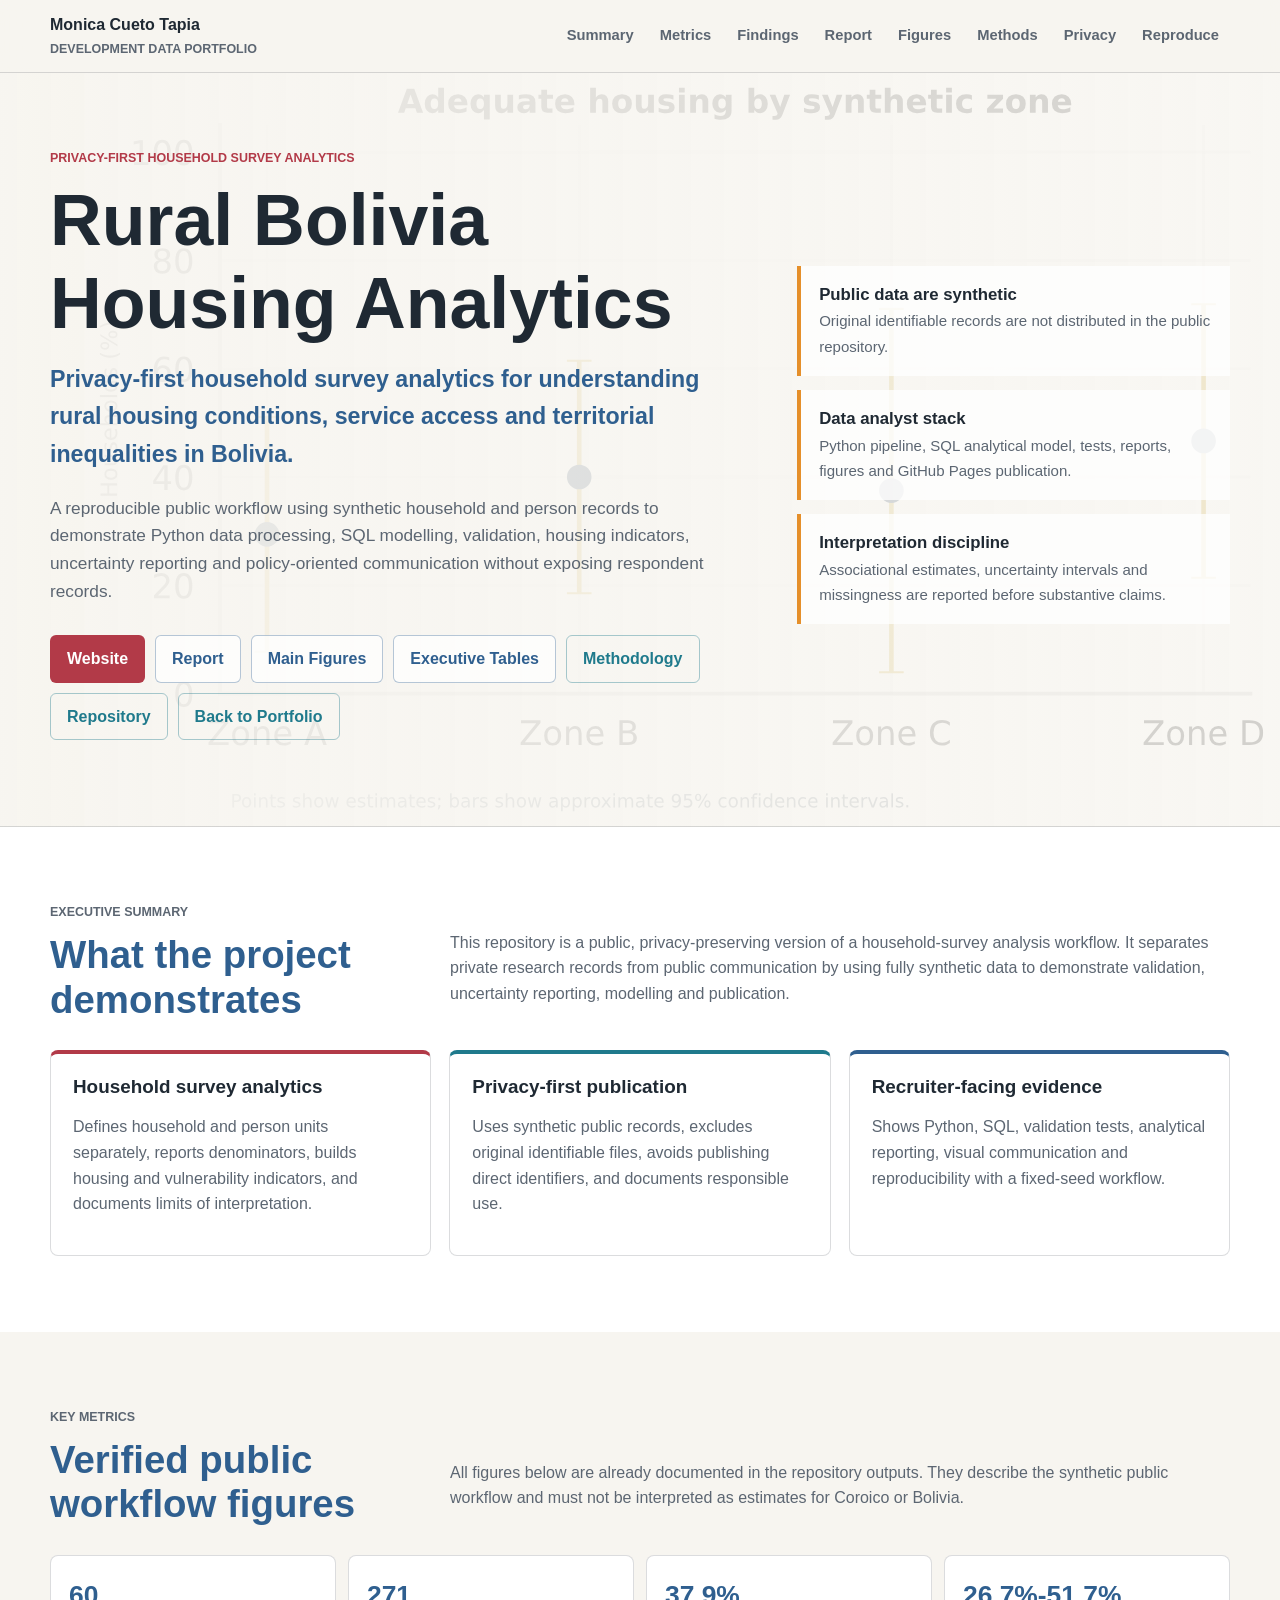
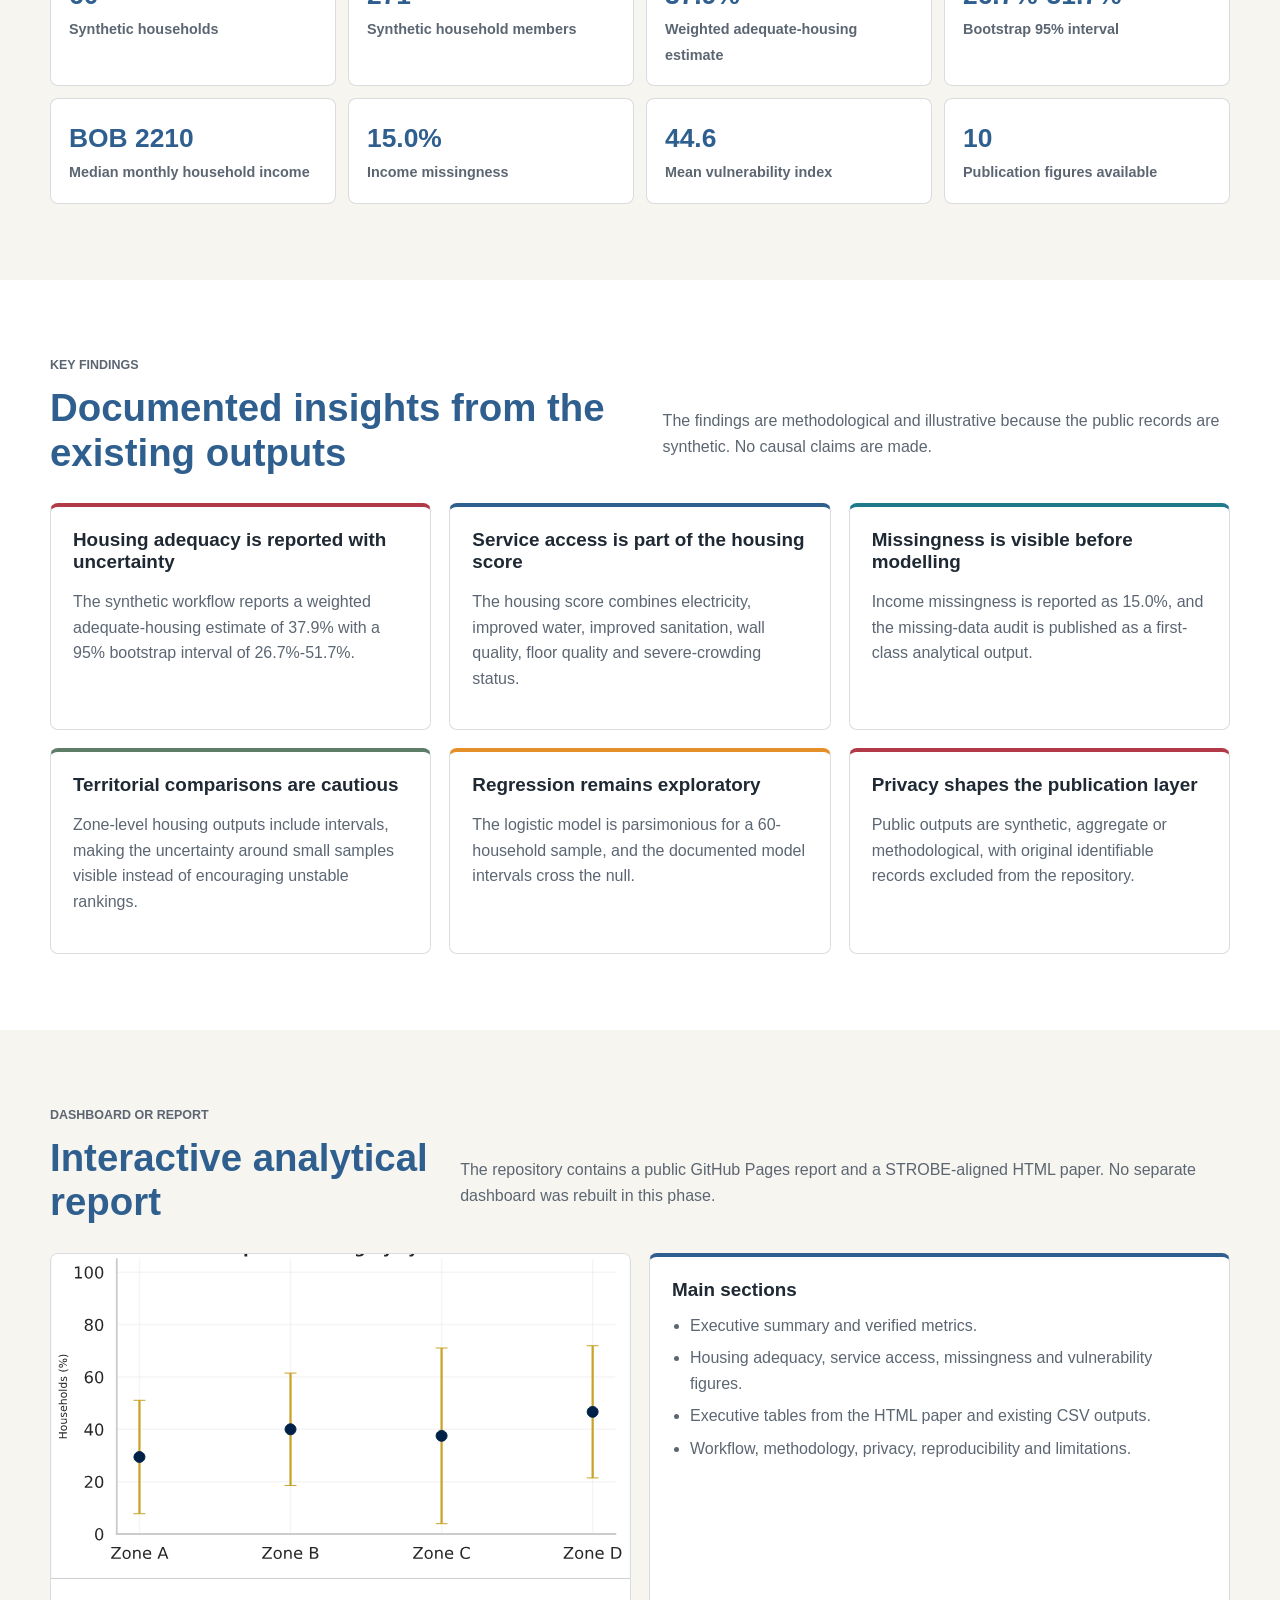
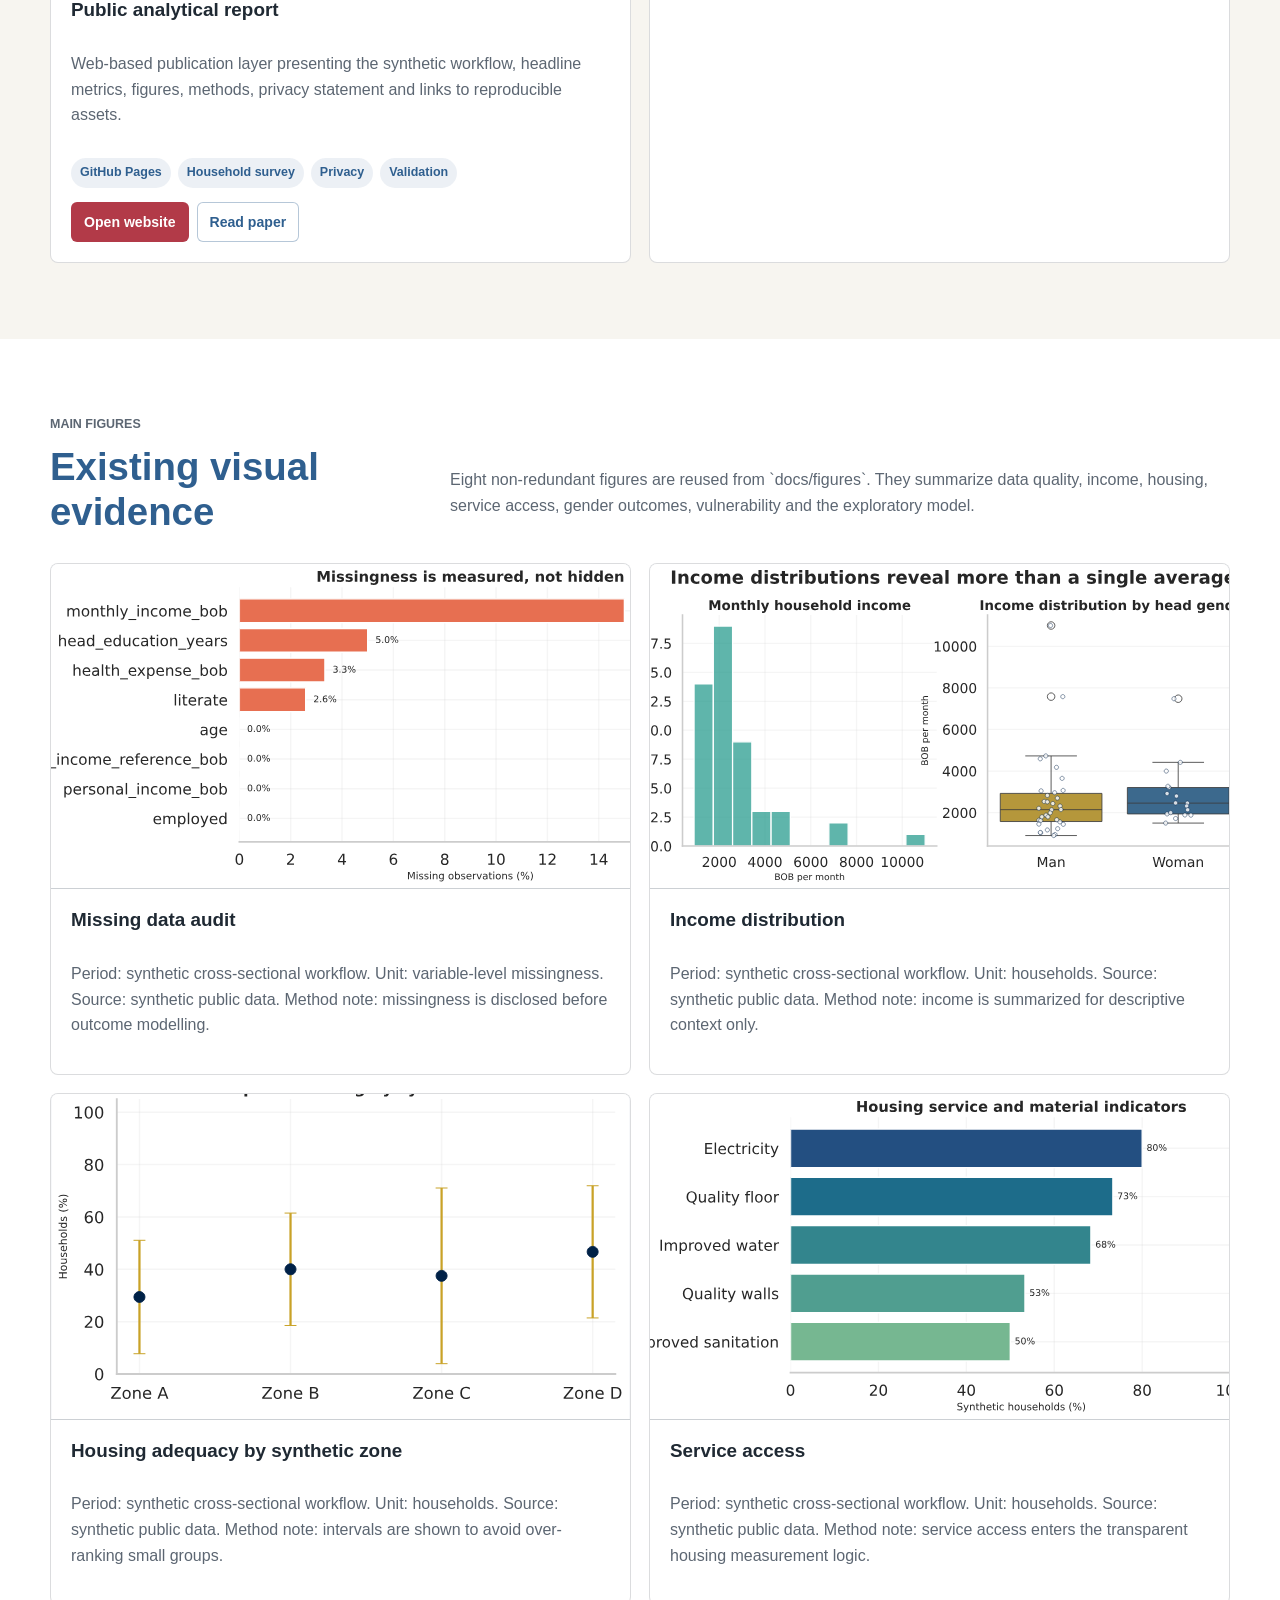
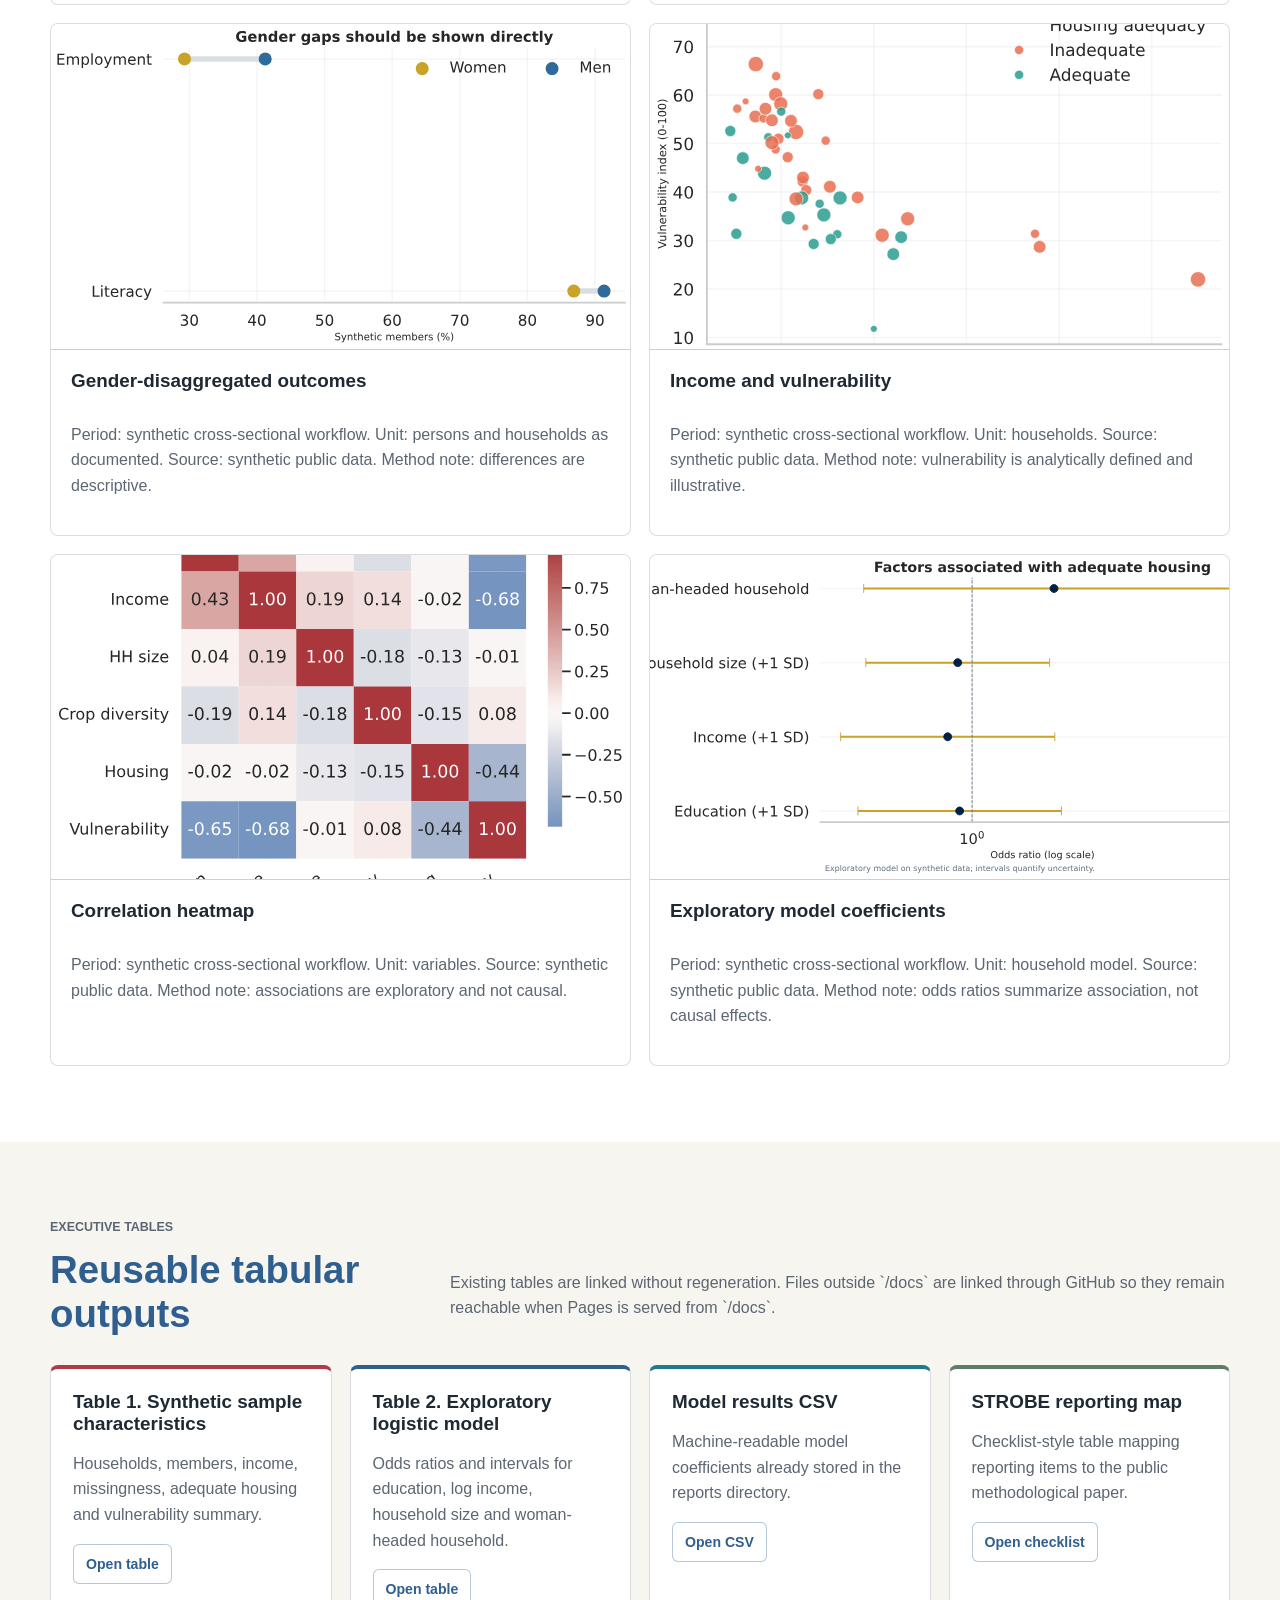
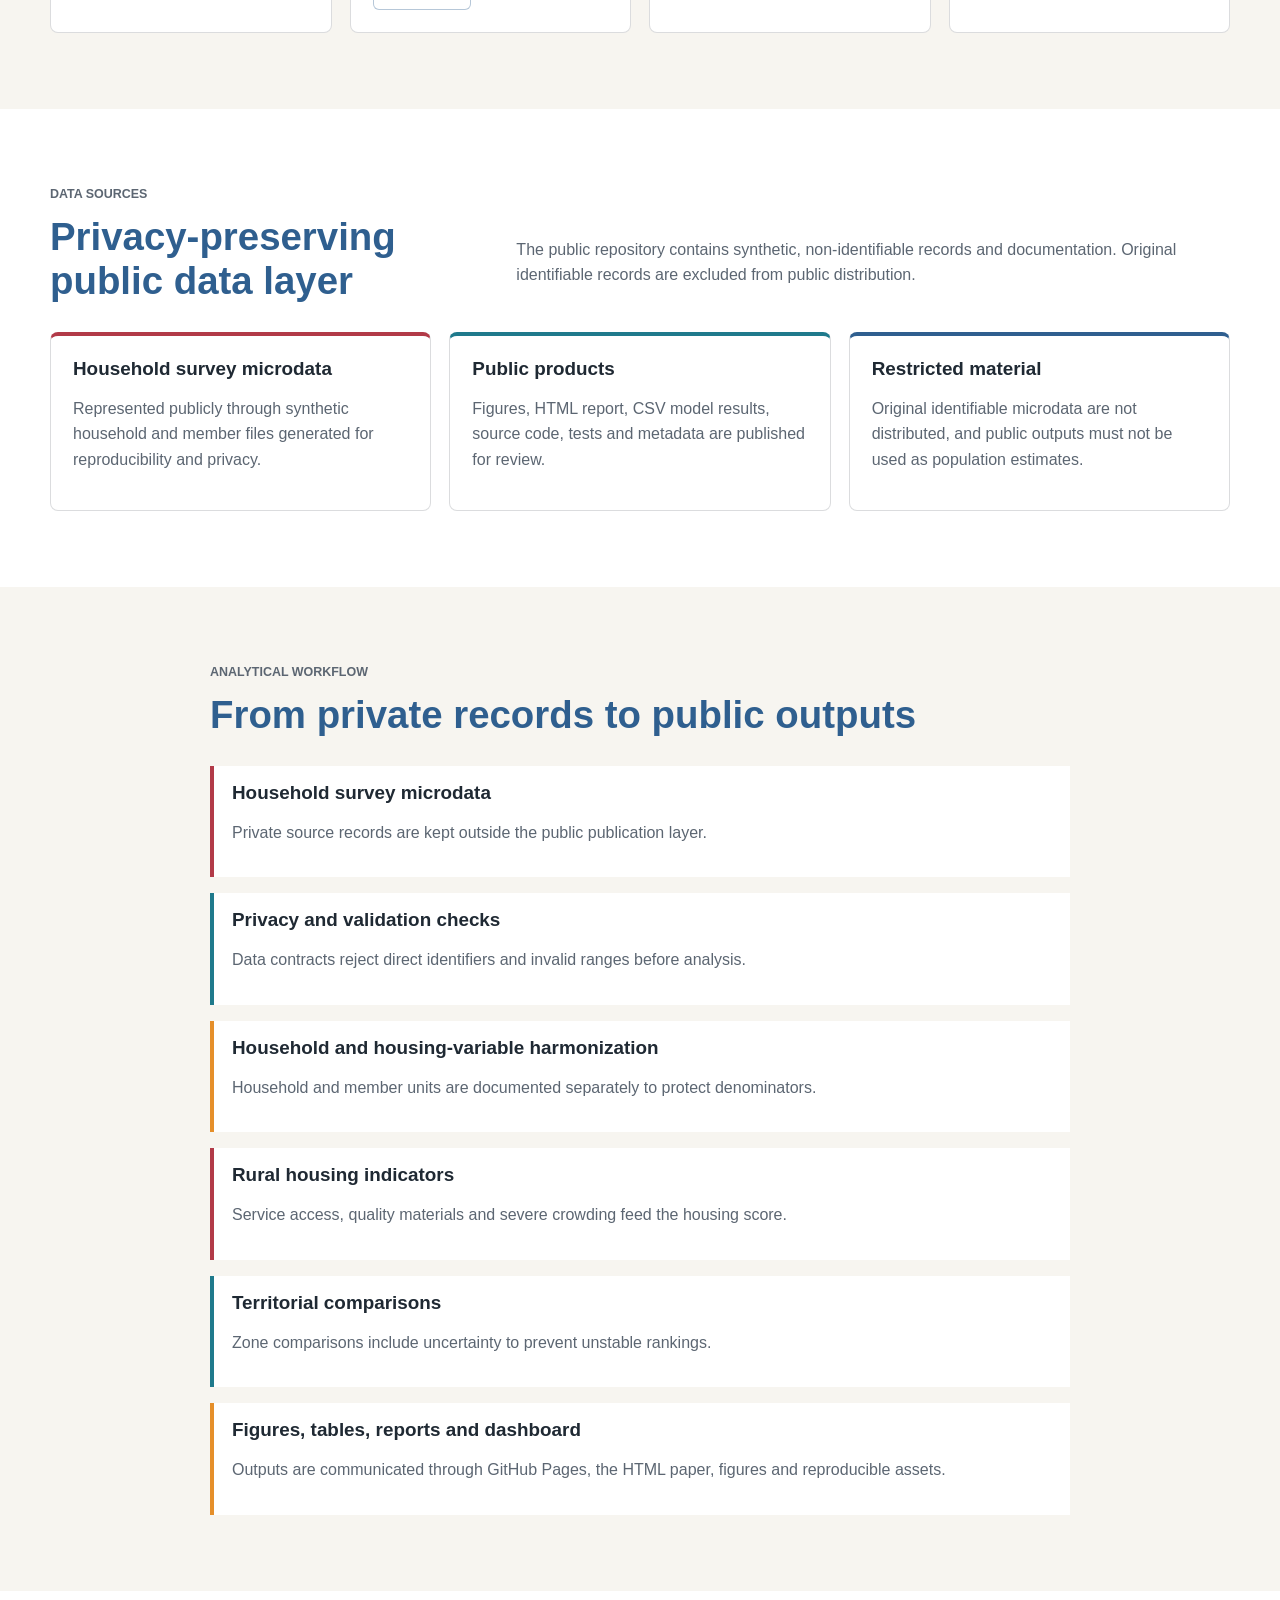
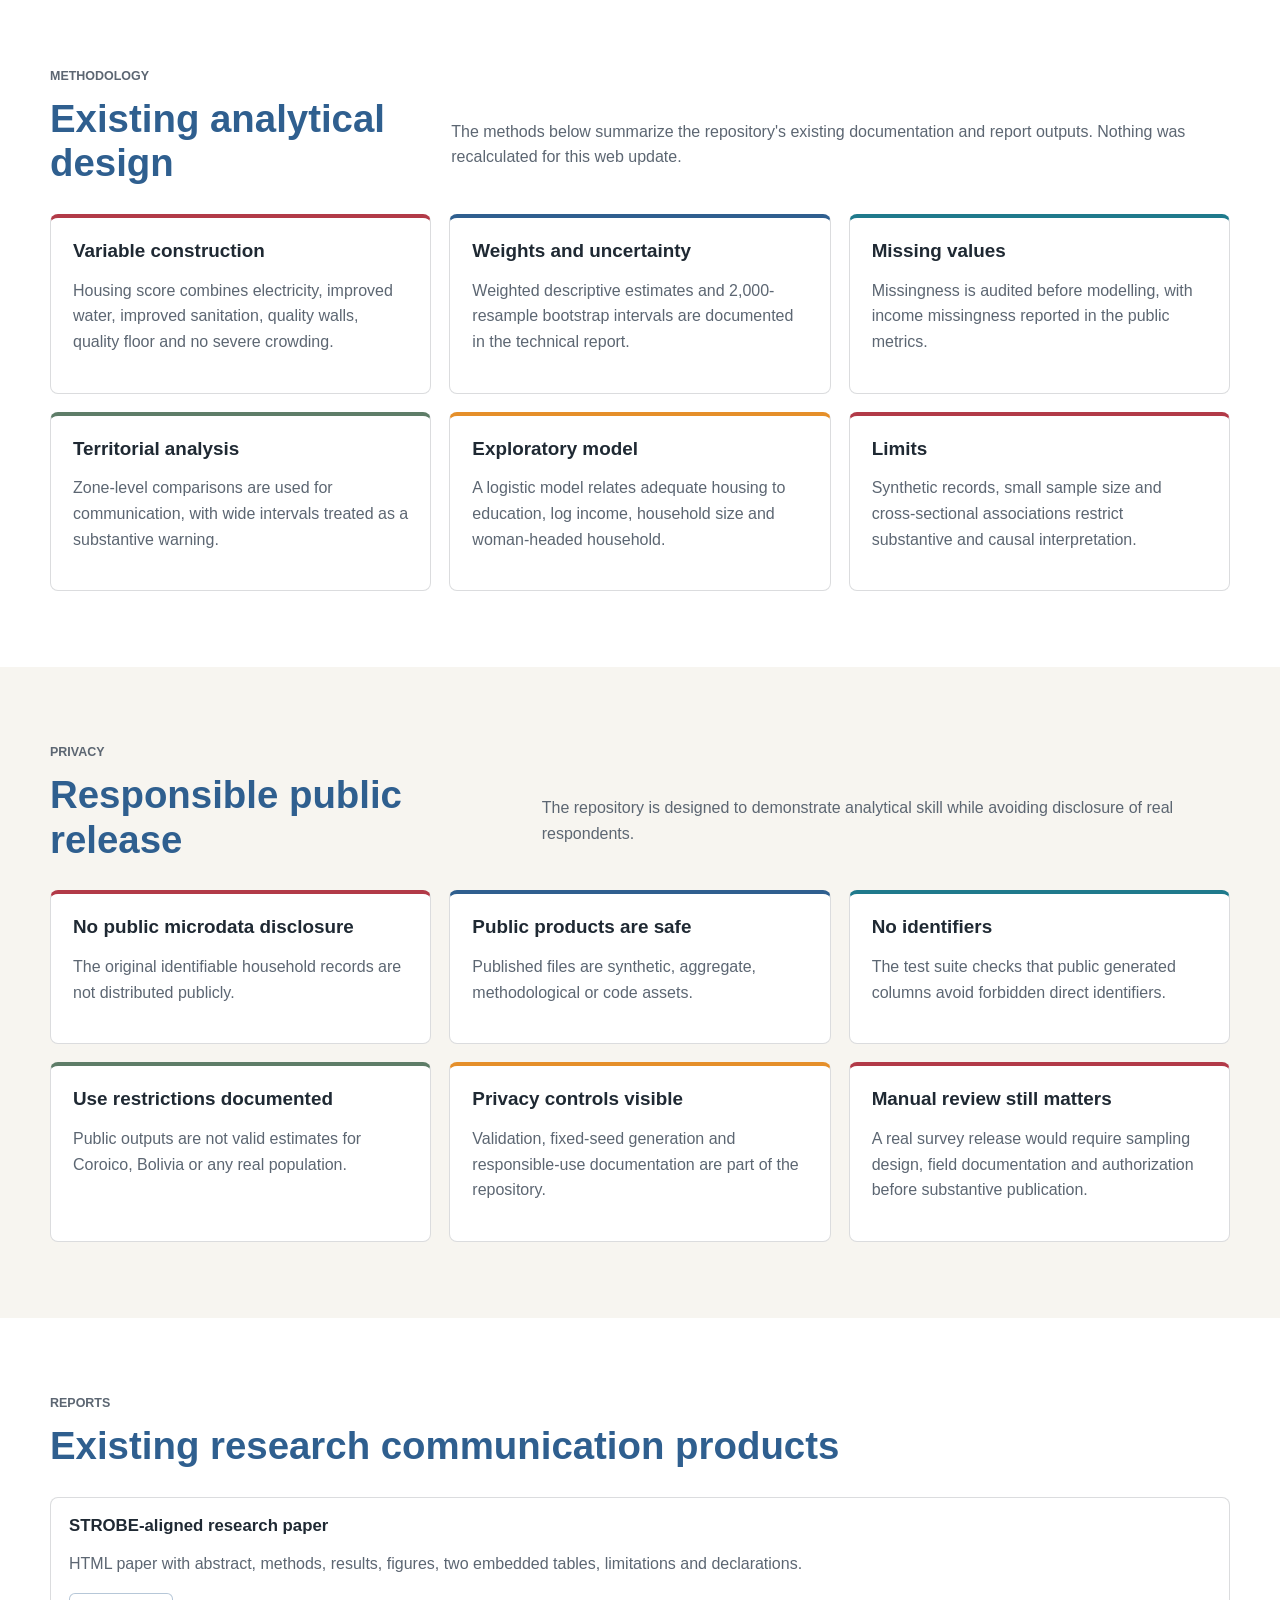
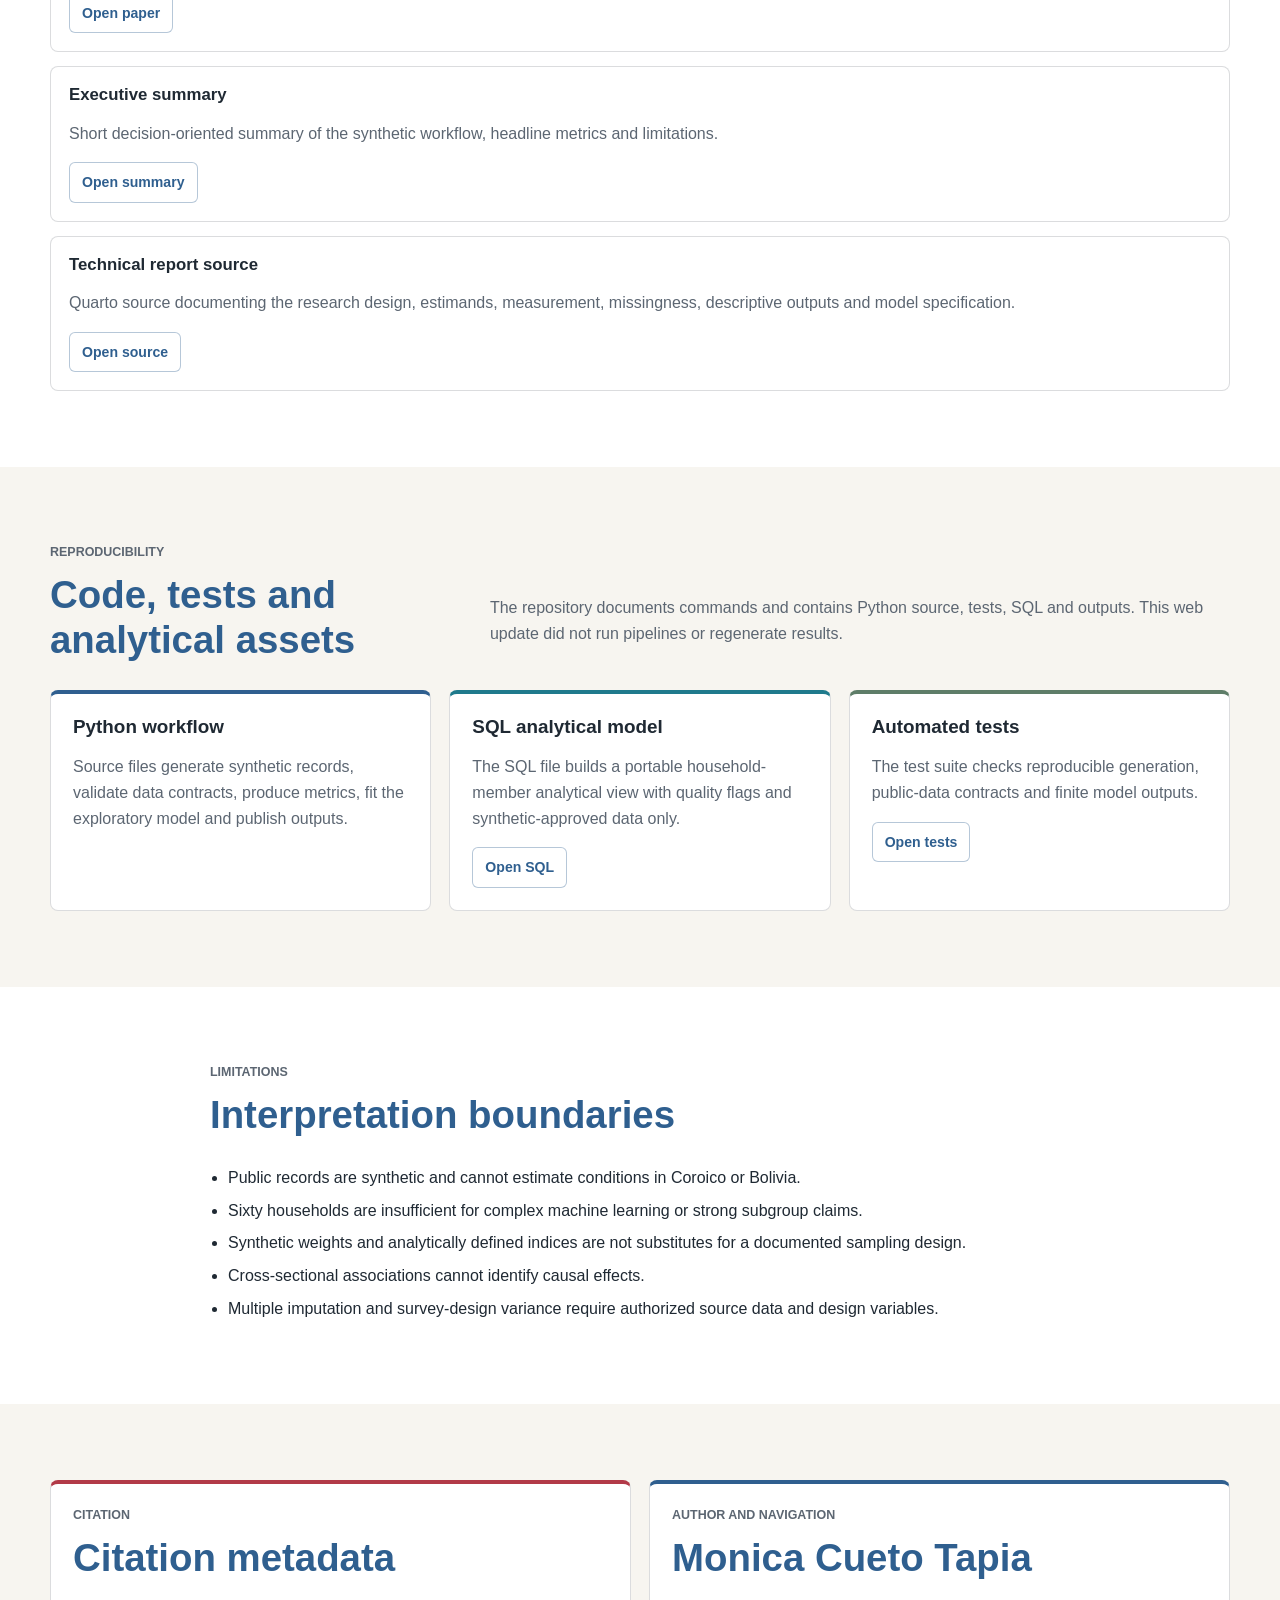
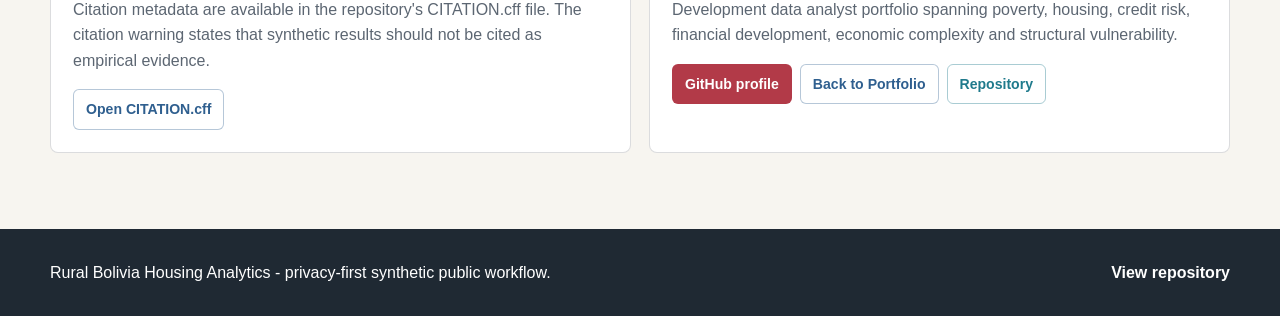
<file: docs/index.html>
<!doctype html>
<html lang="en">
<head>
  <meta charset="utf-8">
  <meta name="viewport" content="width=device-width, initial-scale=1">
  <title>Rural Bolivia Housing Analytics</title>
  <meta name="description" content="Privacy-first household survey analytics for rural housing conditions, service access and territorial inequalities in Bolivia.">
  <link rel="stylesheet" href="assets/css/site.css">
</head>
<body>
  <a class="skip-link" href="#main">Skip to content</a>

  <header class="site-header" aria-label="Site header">
    <div class="nav-wrap">
      <a class="brand" href="https://github.com/MonicaCT" aria-label="Monica Cueto Tapia GitHub profile">
        <strong>Monica Cueto Tapia</strong>
        <span>Development Data Portfolio</span>
      </a>
      <button class="nav-toggle" type="button" aria-label="Open navigation" aria-expanded="false" aria-controls="main-navigation">
        <span></span><span></span><span></span>
      </button>
      <nav class="main-nav" id="main-navigation" aria-label="Main navigation">
        <a href="#summary">Summary</a>
        <a href="#metrics">Metrics</a>
        <a href="#findings">Findings</a>
        <a href="#dashboard">Report</a>
        <a href="#figures">Figures</a>
        <a href="#methodology">Methods</a>
        <a href="#privacy">Privacy</a>
        <a href="#reproducibility">Reproduce</a>
      </nav>
    </div>
  </header>

  <main id="main">
    <section class="hero" id="home" style="background: linear-gradient(90deg, rgba(247,245,240,0.97), rgba(247,245,240,0.82)), url('figures/04_housing_by_zone.svg') center right / contain no-repeat;">
      <div class="container hero-inner">
        <div class="hero-copy">
          <p class="eyebrow">Privacy-first household survey analytics</p>
          <h1>Rural Bolivia Housing Analytics</h1>
          <p class="subtitle">Privacy-first household survey analytics for understanding rural housing conditions, service access and territorial inequalities in Bolivia.</p>
          <p class="lead">A reproducible public workflow using synthetic household and person records to demonstrate Python data processing, SQL modelling, validation, housing indicators, uncertainty reporting and policy-oriented communication without exposing respondent records.</p>
          <div class="actions" aria-label="Project actions">
            <a class="button primary" href="https://monicact.github.io/rural-bolivia-housing-analytics/">Website</a>
            <a class="button secondary" href="research-paper.html">Report</a>
            <a class="button secondary" href="#figures">Main Figures</a>
            <a class="button secondary" href="#tables">Executive Tables</a>
            <a class="button tertiary" href="#methodology">Methodology</a>
            <a class="button tertiary" href="https://github.com/MonicaCT/rural-bolivia-housing-analytics">Repository</a>
            <a class="button tertiary" href="https://monicact.github.io/MonicaCT/">Back to Portfolio</a>
          </div>
        </div>
        <div class="hero-panel" aria-label="Project signals">
          <div class="signal"><strong>Public data are synthetic</strong><span>Original identifiable records are not distributed in the public repository.</span></div>
          <div class="signal"><strong>Data analyst stack</strong><span>Python pipeline, SQL analytical model, tests, reports, figures and GitHub Pages publication.</span></div>
          <div class="signal"><strong>Interpretation discipline</strong><span>Associational estimates, uncertainty intervals and missingness are reported before substantive claims.</span></div>
        </div>
      </div>
    </section>

    <section class="section white" id="summary">
      <div class="container">
        <div class="section-heading">
          <div>
            <p class="eyebrow">Executive summary</p>
            <h2>What the project demonstrates</h2>
          </div>
          <p>This repository is a public, privacy-preserving version of a household-survey analysis workflow. It separates private research records from public communication by using fully synthetic data to demonstrate validation, uncertainty reporting, modelling and publication.</p>
        </div>
        <div class="grid three">
          <article class="surface accent">
            <h3>Household survey analytics</h3>
            <p>Defines household and person units separately, reports denominators, builds housing and vulnerability indicators, and documents limits of interpretation.</p>
          </article>
          <article class="surface teal">
            <h3>Privacy-first publication</h3>
            <p>Uses synthetic public records, excludes original identifiable files, avoids publishing direct identifiers, and documents responsible use.</p>
          </article>
          <article class="surface blue">
            <h3>Recruiter-facing evidence</h3>
            <p>Shows Python, SQL, validation tests, analytical reporting, visual communication and reproducibility with a fixed-seed workflow.</p>
          </article>
        </div>
      </div>
    </section>

    <section class="section" id="metrics">
      <div class="container">
        <div class="section-heading">
          <div>
            <p class="eyebrow">Key metrics</p>
            <h2>Verified public workflow figures</h2>
          </div>
          <p>All figures below are already documented in the repository outputs. They describe the synthetic public workflow and must not be interpreted as estimates for Coroico or Bolivia.</p>
        </div>
        <div class="metric-grid">
          <div class="metric"><strong>60</strong><span>Synthetic households</span></div>
          <div class="metric"><strong>271</strong><span>Synthetic household members</span></div>
          <div class="metric"><strong>37.9%</strong><span>Weighted adequate-housing estimate</span></div>
          <div class="metric"><strong>26.7%-51.7%</strong><span>Bootstrap 95% interval</span></div>
          <div class="metric"><strong>BOB 2210</strong><span>Median monthly household income</span></div>
          <div class="metric"><strong>15.0%</strong><span>Income missingness</span></div>
          <div class="metric"><strong>44.6</strong><span>Mean vulnerability index</span></div>
          <div class="metric"><strong>10</strong><span>Publication figures available</span></div>
        </div>
      </div>
    </section>

    <section class="section white" id="findings">
      <div class="container">
        <div class="section-heading">
          <div>
            <p class="eyebrow">Key findings</p>
            <h2>Documented insights from the existing outputs</h2>
          </div>
          <p>The findings are methodological and illustrative because the public records are synthetic. No causal claims are made.</p>
        </div>
        <div class="grid three">
          <article class="surface accent"><h3>Housing adequacy is reported with uncertainty</h3><p>The synthetic workflow reports a weighted adequate-housing estimate of 37.9% with a 95% bootstrap interval of 26.7%-51.7%.</p></article>
          <article class="surface blue"><h3>Service access is part of the housing score</h3><p>The housing score combines electricity, improved water, improved sanitation, wall quality, floor quality and severe-crowding status.</p></article>
          <article class="surface teal"><h3>Missingness is visible before modelling</h3><p>Income missingness is reported as 15.0%, and the missing-data audit is published as a first-class analytical output.</p></article>
          <article class="surface green"><h3>Territorial comparisons are cautious</h3><p>Zone-level housing outputs include intervals, making the uncertainty around small samples visible instead of encouraging unstable rankings.</p></article>
          <article class="surface orange"><h3>Regression remains exploratory</h3><p>The logistic model is parsimonious for a 60-household sample, and the documented model intervals cross the null.</p></article>
          <article class="surface accent"><h3>Privacy shapes the publication layer</h3><p>Public outputs are synthetic, aggregate or methodological, with original identifiable records excluded from the repository.</p></article>
        </div>
      </div>
    </section>

    <section class="section" id="dashboard">
      <div class="container">
        <div class="section-heading">
          <div>
            <p class="eyebrow">Dashboard or report</p>
            <h2>Interactive analytical report</h2>
          </div>
          <p>The repository contains a public GitHub Pages report and a STROBE-aligned HTML paper. No separate dashboard was rebuilt in this phase.</p>
        </div>
        <div class="grid two">
          <article class="project-card">
            <div class="project-media"><img src="figures/04_housing_by_zone.svg" alt="Housing adequacy by synthetic zone with uncertainty intervals"></div>
            <div class="project-body">
              <h3>Public analytical report</h3>
              <p>Web-based publication layer presenting the synthetic workflow, headline metrics, figures, methods, privacy statement and links to reproducible assets.</p>
              <div class="tags"><span>GitHub Pages</span><span>Household survey</span><span>Privacy</span><span>Validation</span></div>
              <div class="card-actions"><a class="button small primary" href="https://monicact.github.io/rural-bolivia-housing-analytics/">Open website</a><a class="button small secondary" href="research-paper.html">Read paper</a></div>
            </div>
          </article>
          <article class="surface blue">
            <h3>Main sections</h3>
            <ul class="list-clean">
              <li>Executive summary and verified metrics.</li>
              <li>Housing adequacy, service access, missingness and vulnerability figures.</li>
              <li>Executive tables from the HTML paper and existing CSV outputs.</li>
              <li>Workflow, methodology, privacy, reproducibility and limitations.</li>
            </ul>
          </article>
        </div>
      </div>
    </section>

    <section class="section white" id="figures">
      <div class="container">
        <div class="section-heading">
          <div>
            <p class="eyebrow">Main figures</p>
            <h2>Existing visual evidence</h2>
          </div>
          <p>Eight non-redundant figures are reused from `docs/figures`. They summarize data quality, income, housing, service access, gender outcomes, vulnerability and the exploratory model.</p>
        </div>
        <div class="grid two">
          <article class="project-card"><div class="project-media"><img src="figures/02_missingness.svg" alt="Missing data audit"></div><div class="project-body"><h3>Missing data audit</h3><p>Period: synthetic cross-sectional workflow. Unit: variable-level missingness. Source: synthetic public data. Method note: missingness is disclosed before outcome modelling.</p></div></article>
          <article class="project-card"><div class="project-media"><img src="figures/03_income_distribution.svg" alt="Income distribution"></div><div class="project-body"><h3>Income distribution</h3><p>Period: synthetic cross-sectional workflow. Unit: households. Source: synthetic public data. Method note: income is summarized for descriptive context only.</p></div></article>
          <article class="project-card"><div class="project-media"><img src="figures/04_housing_by_zone.svg" alt="Housing adequacy by zone"></div><div class="project-body"><h3>Housing adequacy by synthetic zone</h3><p>Period: synthetic cross-sectional workflow. Unit: households. Source: synthetic public data. Method note: intervals are shown to avoid over-ranking small groups.</p></div></article>
          <article class="project-card"><div class="project-media"><img src="figures/05_service_access.svg" alt="Service access"></div><div class="project-body"><h3>Service access</h3><p>Period: synthetic cross-sectional workflow. Unit: households. Source: synthetic public data. Method note: service access enters the transparent housing measurement logic.</p></div></article>
          <article class="project-card"><div class="project-media"><img src="figures/06_gender_outcomes.svg" alt="Gender outcomes"></div><div class="project-body"><h3>Gender-disaggregated outcomes</h3><p>Period: synthetic cross-sectional workflow. Unit: persons and households as documented. Source: synthetic public data. Method note: differences are descriptive.</p></div></article>
          <article class="project-card"><div class="project-media"><img src="figures/07_vulnerability_income.svg" alt="Income and multidimensional vulnerability"></div><div class="project-body"><h3>Income and vulnerability</h3><p>Period: synthetic cross-sectional workflow. Unit: households. Source: synthetic public data. Method note: vulnerability is analytically defined and illustrative.</p></div></article>
          <article class="project-card"><div class="project-media"><img src="figures/08_correlation_heatmap.svg" alt="Correlation heatmap"></div><div class="project-body"><h3>Correlation heatmap</h3><p>Period: synthetic cross-sectional workflow. Unit: variables. Source: synthetic public data. Method note: associations are exploratory and not causal.</p></div></article>
          <article class="project-card"><div class="project-media"><img src="figures/09_model_coefficients.svg" alt="Model coefficients"></div><div class="project-body"><h3>Exploratory model coefficients</h3><p>Period: synthetic cross-sectional workflow. Unit: household model. Source: synthetic public data. Method note: odds ratios summarize association, not causal effects.</p></div></article>
        </div>
      </div>
    </section>

    <section class="section" id="tables">
      <div class="container">
        <div class="section-heading">
          <div>
            <p class="eyebrow">Executive tables</p>
            <h2>Reusable tabular outputs</h2>
          </div>
          <p>Existing tables are linked without regeneration. Files outside `/docs` are linked through GitHub so they remain reachable when Pages is served from `/docs`.</p>
        </div>
        <div class="grid four">
          <article class="surface accent"><h3>Table 1. Synthetic sample characteristics</h3><p>Households, members, income, missingness, adequate housing and vulnerability summary.</p><a class="button small secondary" href="research-paper.html#results">Open table</a></article>
          <article class="surface blue"><h3>Table 2. Exploratory logistic model</h3><p>Odds ratios and intervals for education, log income, household size and woman-headed household.</p><a class="button small secondary" href="research-paper.html#results">Open table</a></article>
          <article class="surface teal"><h3>Model results CSV</h3><p>Machine-readable model coefficients already stored in the reports directory.</p><a class="button small secondary" href="https://github.com/MonicaCT/rural-bolivia-housing-analytics/blob/main/reports/model_results.csv">Open CSV</a></article>
          <article class="surface green"><h3>STROBE reporting map</h3><p>Checklist-style table mapping reporting items to the public methodological paper.</p><a class="button small secondary" href="https://github.com/MonicaCT/rural-bolivia-housing-analytics/blob/main/reports/STROBE-checklist.md">Open checklist</a></article>
        </div>
      </div>
    </section>

    <section class="section white" id="data-sources">
      <div class="container">
        <div class="section-heading">
          <div>
            <p class="eyebrow">Data sources</p>
            <h2>Privacy-preserving public data layer</h2>
          </div>
          <p>The public repository contains synthetic, non-identifiable records and documentation. Original identifiable records are excluded from public distribution.</p>
        </div>
        <div class="grid three">
          <article class="surface accent"><h3>Household survey microdata</h3><p>Represented publicly through synthetic household and member files generated for reproducibility and privacy.</p></article>
          <article class="surface teal"><h3>Public products</h3><p>Figures, HTML report, CSV model results, source code, tests and metadata are published for review.</p></article>
          <article class="surface blue"><h3>Restricted material</h3><p>Original identifiable microdata are not distributed, and public outputs must not be used as population estimates.</p></article>
        </div>
      </div>
    </section>

    <section class="section" id="workflow">
      <div class="container narrow">
        <div class="section-heading">
          <div>
            <p class="eyebrow">Analytical workflow</p>
            <h2>From private records to public outputs</h2>
          </div>
        </div>
        <div class="timeline" aria-label="Workflow steps">
          <article><h3>Household survey microdata</h3><p>Private source records are kept outside the public publication layer.</p></article>
          <article><h3>Privacy and validation checks</h3><p>Data contracts reject direct identifiers and invalid ranges before analysis.</p></article>
          <article><h3>Household and housing-variable harmonization</h3><p>Household and member units are documented separately to protect denominators.</p></article>
          <article><h3>Rural housing indicators</h3><p>Service access, quality materials and severe crowding feed the housing score.</p></article>
          <article><h3>Territorial comparisons</h3><p>Zone comparisons include uncertainty to prevent unstable rankings.</p></article>
          <article><h3>Figures, tables, reports and dashboard</h3><p>Outputs are communicated through GitHub Pages, the HTML paper, figures and reproducible assets.</p></article>
        </div>
      </div>
    </section>

    <section class="section white" id="methodology">
      <div class="container">
        <div class="section-heading">
          <div>
            <p class="eyebrow">Methodology</p>
            <h2>Existing analytical design</h2>
          </div>
          <p>The methods below summarize the repository's existing documentation and report outputs. Nothing was recalculated for this web update.</p>
        </div>
        <div class="grid three">
          <article class="surface accent"><h3>Variable construction</h3><p>Housing score combines electricity, improved water, improved sanitation, quality walls, quality floor and no severe crowding.</p></article>
          <article class="surface blue"><h3>Weights and uncertainty</h3><p>Weighted descriptive estimates and 2,000-resample bootstrap intervals are documented in the technical report.</p></article>
          <article class="surface teal"><h3>Missing values</h3><p>Missingness is audited before modelling, with income missingness reported in the public metrics.</p></article>
          <article class="surface green"><h3>Territorial analysis</h3><p>Zone-level comparisons are used for communication, with wide intervals treated as a substantive warning.</p></article>
          <article class="surface orange"><h3>Exploratory model</h3><p>A logistic model relates adequate housing to education, log income, household size and woman-headed household.</p></article>
          <article class="surface accent"><h3>Limits</h3><p>Synthetic records, small sample size and cross-sectional associations restrict substantive and causal interpretation.</p></article>
        </div>
      </div>
    </section>

    <section class="section" id="privacy">
      <div class="container">
        <div class="section-heading">
          <div>
            <p class="eyebrow">Privacy</p>
            <h2>Responsible public release</h2>
          </div>
          <p>The repository is designed to demonstrate analytical skill while avoiding disclosure of real respondents.</p>
        </div>
        <div class="grid three">
          <article class="surface accent"><h3>No public microdata disclosure</h3><p>The original identifiable household records are not distributed publicly.</p></article>
          <article class="surface blue"><h3>Public products are safe</h3><p>Published files are synthetic, aggregate, methodological or code assets.</p></article>
          <article class="surface teal"><h3>No identifiers</h3><p>The test suite checks that public generated columns avoid forbidden direct identifiers.</p></article>
          <article class="surface green"><h3>Use restrictions documented</h3><p>Public outputs are not valid estimates for Coroico, Bolivia or any real population.</p></article>
          <article class="surface orange"><h3>Privacy controls visible</h3><p>Validation, fixed-seed generation and responsible-use documentation are part of the repository.</p></article>
          <article class="surface accent"><h3>Manual review still matters</h3><p>A real survey release would require sampling design, field documentation and authorization before substantive publication.</p></article>
        </div>
      </div>
    </section>

    <section class="section white" id="reports">
      <div class="container">
        <div class="section-heading">
          <div>
            <p class="eyebrow">Reports</p>
            <h2>Existing research communication products</h2>
          </div>
        </div>
        <div class="publication-list">
          <article class="publication"><h3>STROBE-aligned research paper</h3><p>HTML paper with abstract, methods, results, figures, two embedded tables, limitations and declarations.</p><a class="button small secondary" href="research-paper.html">Open paper</a></article>
          <article class="publication"><h3>Executive summary</h3><p>Short decision-oriented summary of the synthetic workflow, headline metrics and limitations.</p><a class="button small secondary" href="https://github.com/MonicaCT/rural-bolivia-housing-analytics/blob/main/reports/executive-summary.md">Open summary</a></article>
          <article class="publication"><h3>Technical report source</h3><p>Quarto source documenting the research design, estimands, measurement, missingness, descriptive outputs and model specification.</p><a class="button small secondary" href="https://github.com/MonicaCT/rural-bolivia-housing-analytics/blob/main/reports/technical-report.qmd">Open source</a></article>
        </div>
      </div>
    </section>

    <section class="section" id="reproducibility">
      <div class="container">
        <div class="section-heading">
          <div>
            <p class="eyebrow">Reproducibility</p>
            <h2>Code, tests and analytical assets</h2>
          </div>
          <p>The repository documents commands and contains Python source, tests, SQL and outputs. This web update did not run pipelines or regenerate results.</p>
        </div>
        <div class="grid three">
          <article class="surface blue"><h3>Python workflow</h3><p>Source files generate synthetic records, validate data contracts, produce metrics, fit the exploratory model and publish outputs.</p></article>
          <article class="surface teal"><h3>SQL analytical model</h3><p>The SQL file builds a portable household-member analytical view with quality flags and synthetic-approved data only.</p><a class="button small secondary" href="https://github.com/MonicaCT/rural-bolivia-housing-analytics/blob/main/sql/analytical_model.sql">Open SQL</a></article>
          <article class="surface green"><h3>Automated tests</h3><p>The test suite checks reproducible generation, public-data contracts and finite model outputs.</p><a class="button small secondary" href="https://github.com/MonicaCT/rural-bolivia-housing-analytics/blob/main/tests/test_pipeline.py">Open tests</a></article>
        </div>
      </div>
    </section>

    <section class="section white" id="limitations">
      <div class="container narrow">
        <div class="section-heading">
          <div>
            <p class="eyebrow">Limitations</p>
            <h2>Interpretation boundaries</h2>
          </div>
        </div>
        <ul class="list-clean">
          <li>Public records are synthetic and cannot estimate conditions in Coroico or Bolivia.</li>
          <li>Sixty households are insufficient for complex machine learning or strong subgroup claims.</li>
          <li>Synthetic weights and analytically defined indices are not substitutes for a documented sampling design.</li>
          <li>Cross-sectional associations cannot identify causal effects.</li>
          <li>Multiple imputation and survey-design variance require authorized source data and design variables.</li>
        </ul>
      </div>
    </section>

    <section class="section" id="citation">
      <div class="container">
        <div class="grid two">
          <article class="surface accent">
            <p class="eyebrow">Citation</p>
            <h2>Citation metadata</h2>
            <p>Citation metadata are available in the repository's CITATION.cff file. The citation warning states that synthetic results should not be cited as empirical evidence.</p>
            <a class="button small secondary" href="https://github.com/MonicaCT/rural-bolivia-housing-analytics/blob/main/CITATION.cff">Open CITATION.cff</a>
          </article>
          <article class="surface blue">
            <p class="eyebrow">Author and navigation</p>
            <h2>Monica Cueto Tapia</h2>
            <p>Development data analyst portfolio spanning poverty, housing, credit risk, financial development, economic complexity and structural vulnerability.</p>
            <div class="card-actions"><a class="button small primary" href="https://github.com/MonicaCT">GitHub profile</a><a class="button small secondary" href="https://monicact.github.io/MonicaCT/">Back to Portfolio</a><a class="button small tertiary" href="https://github.com/MonicaCT/rural-bolivia-housing-analytics">Repository</a></div>
          </article>
        </div>
      </div>
    </section>
  </main>

  <footer class="site-footer">
    <div class="footer-inner container">
      <span>Rural Bolivia Housing Analytics - privacy-first synthetic public workflow.</span>
      <a href="https://github.com/MonicaCT/rural-bolivia-housing-analytics">View repository</a>
    </div>
  </footer>

  <script src="assets/js/site.js"></script>
</body>
</html>
</file>
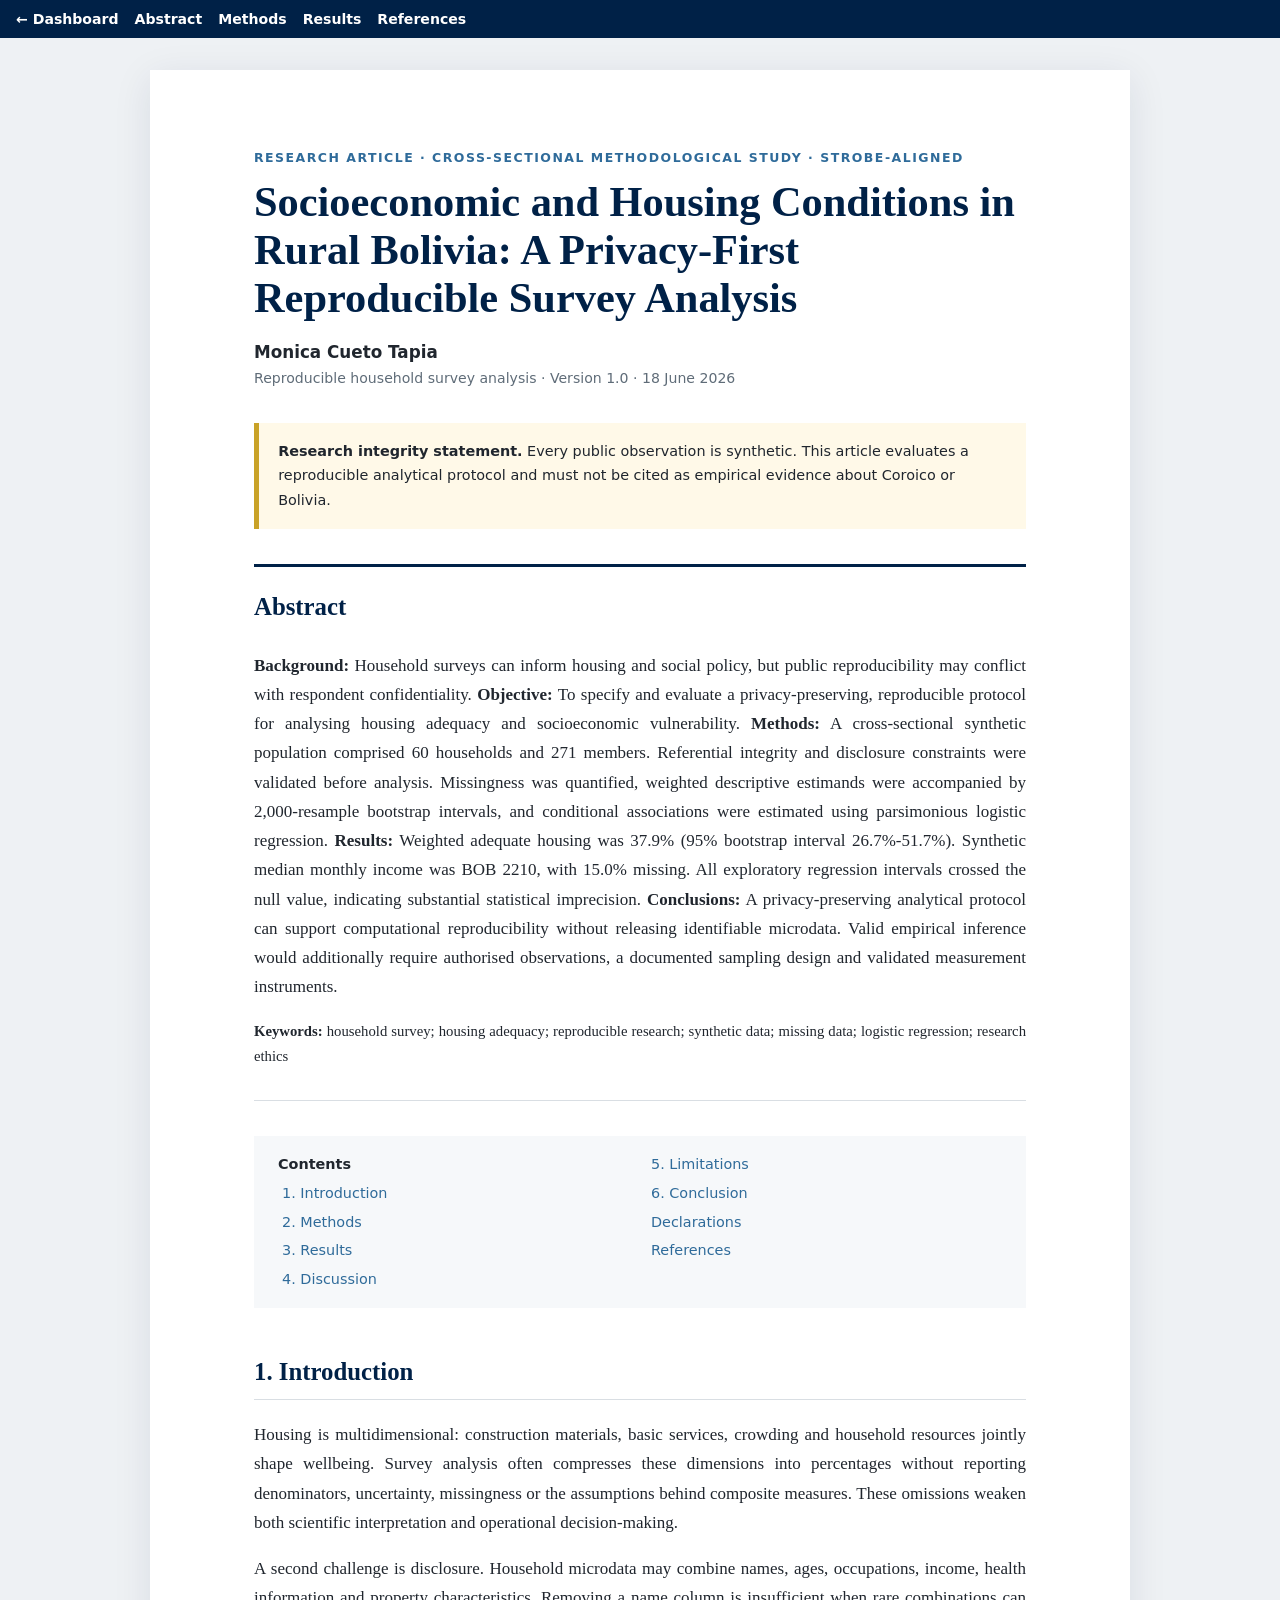
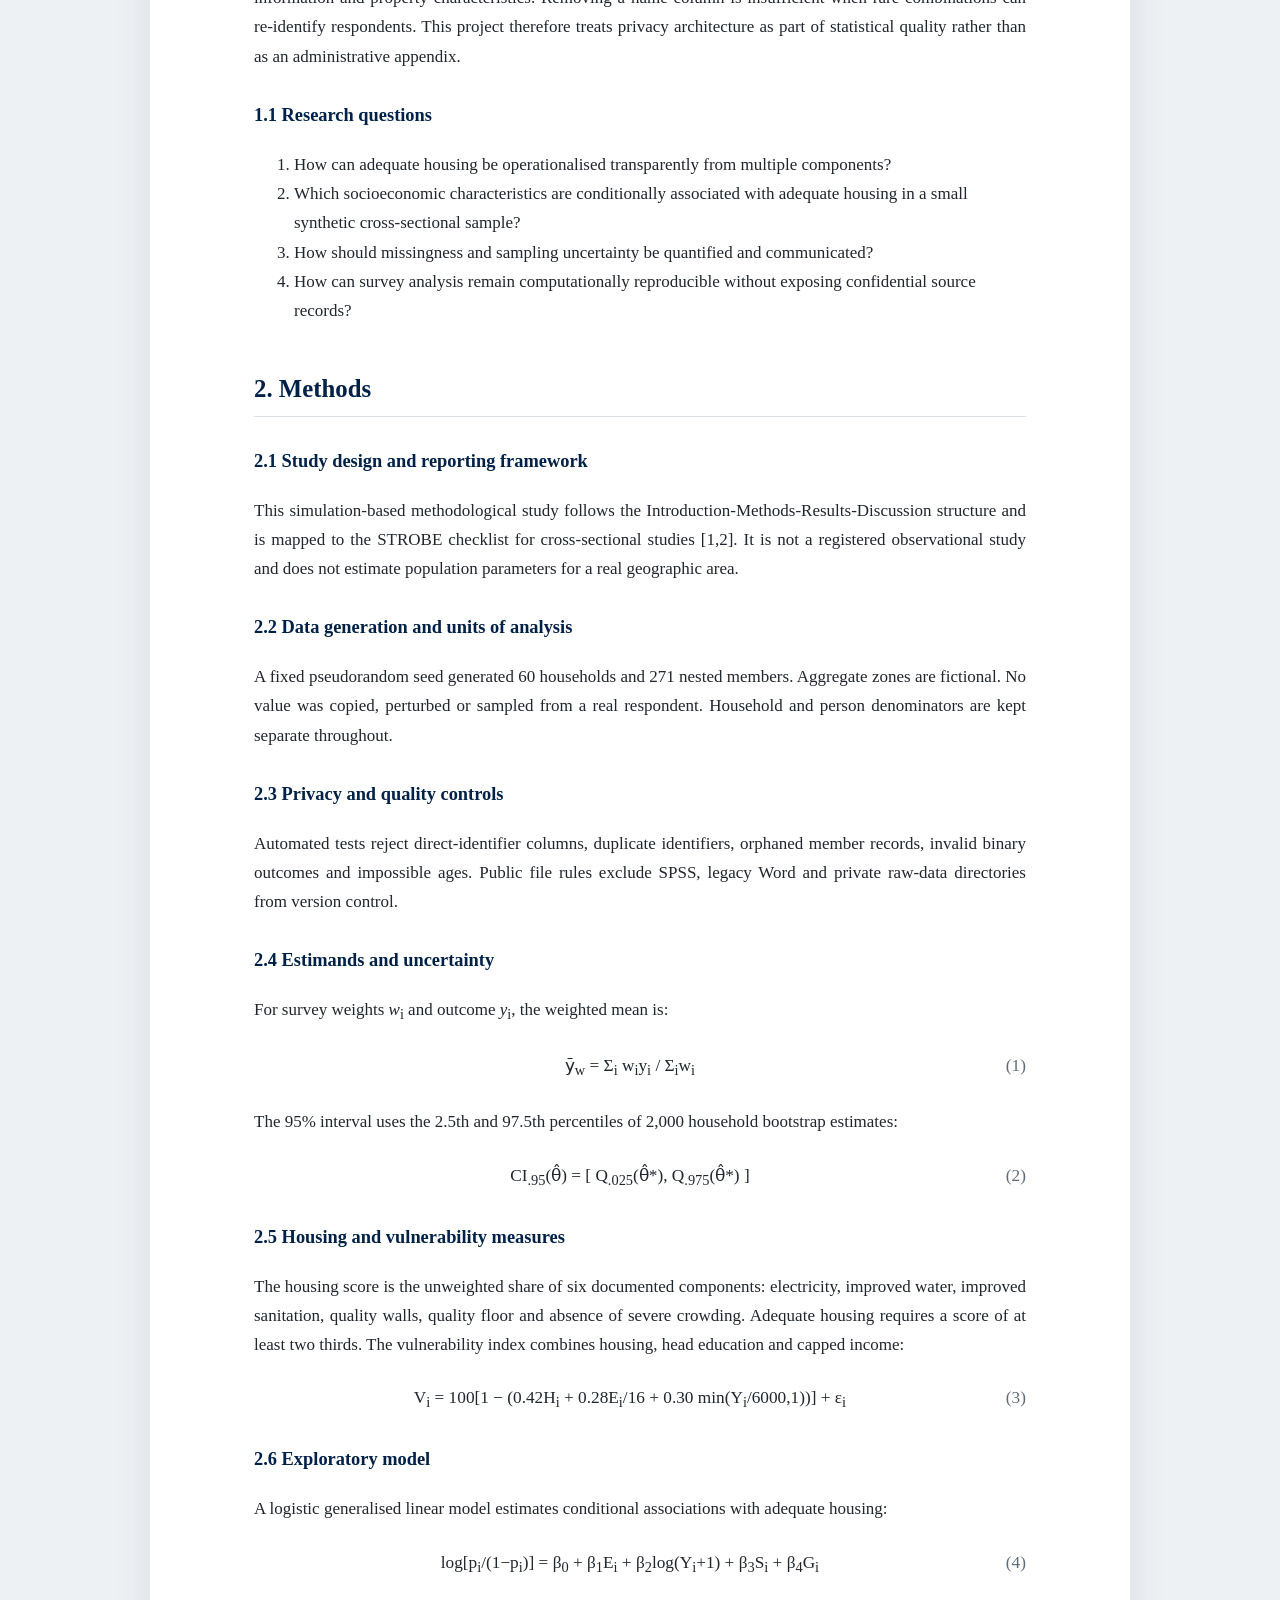
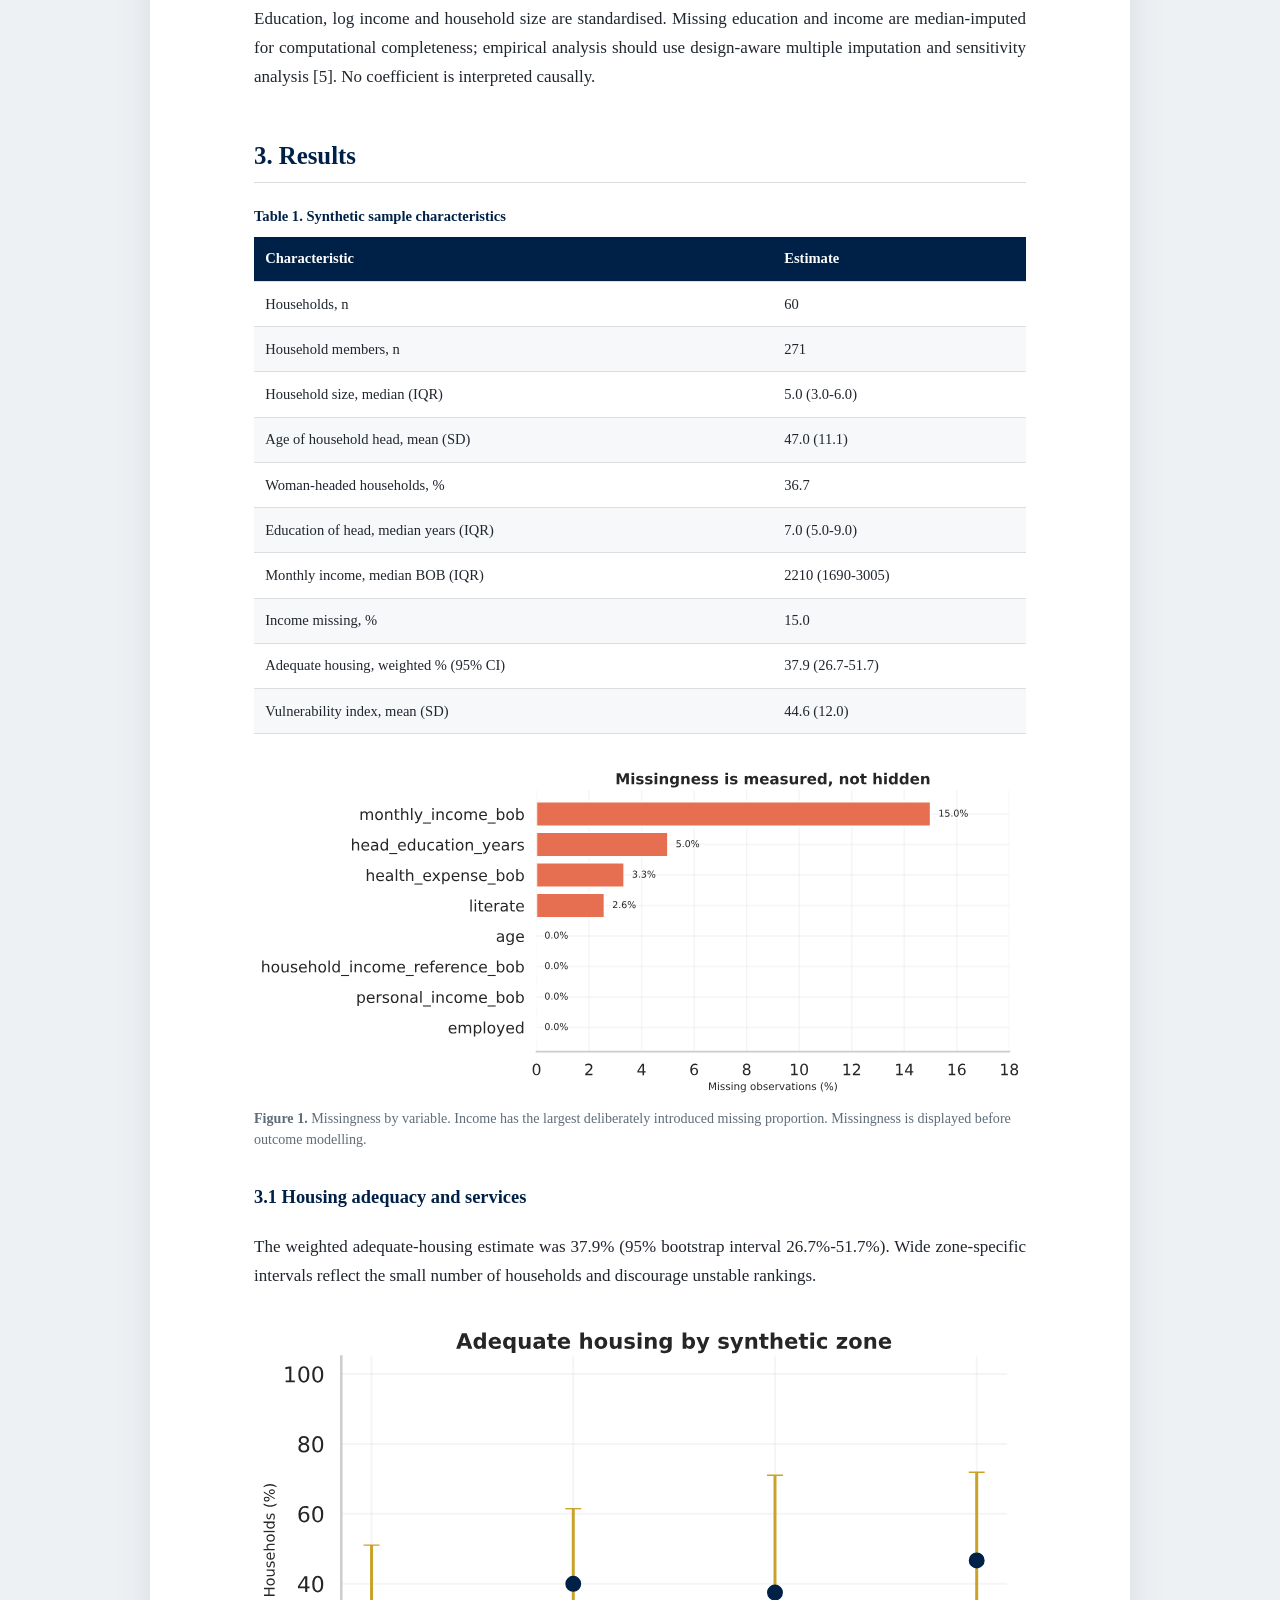
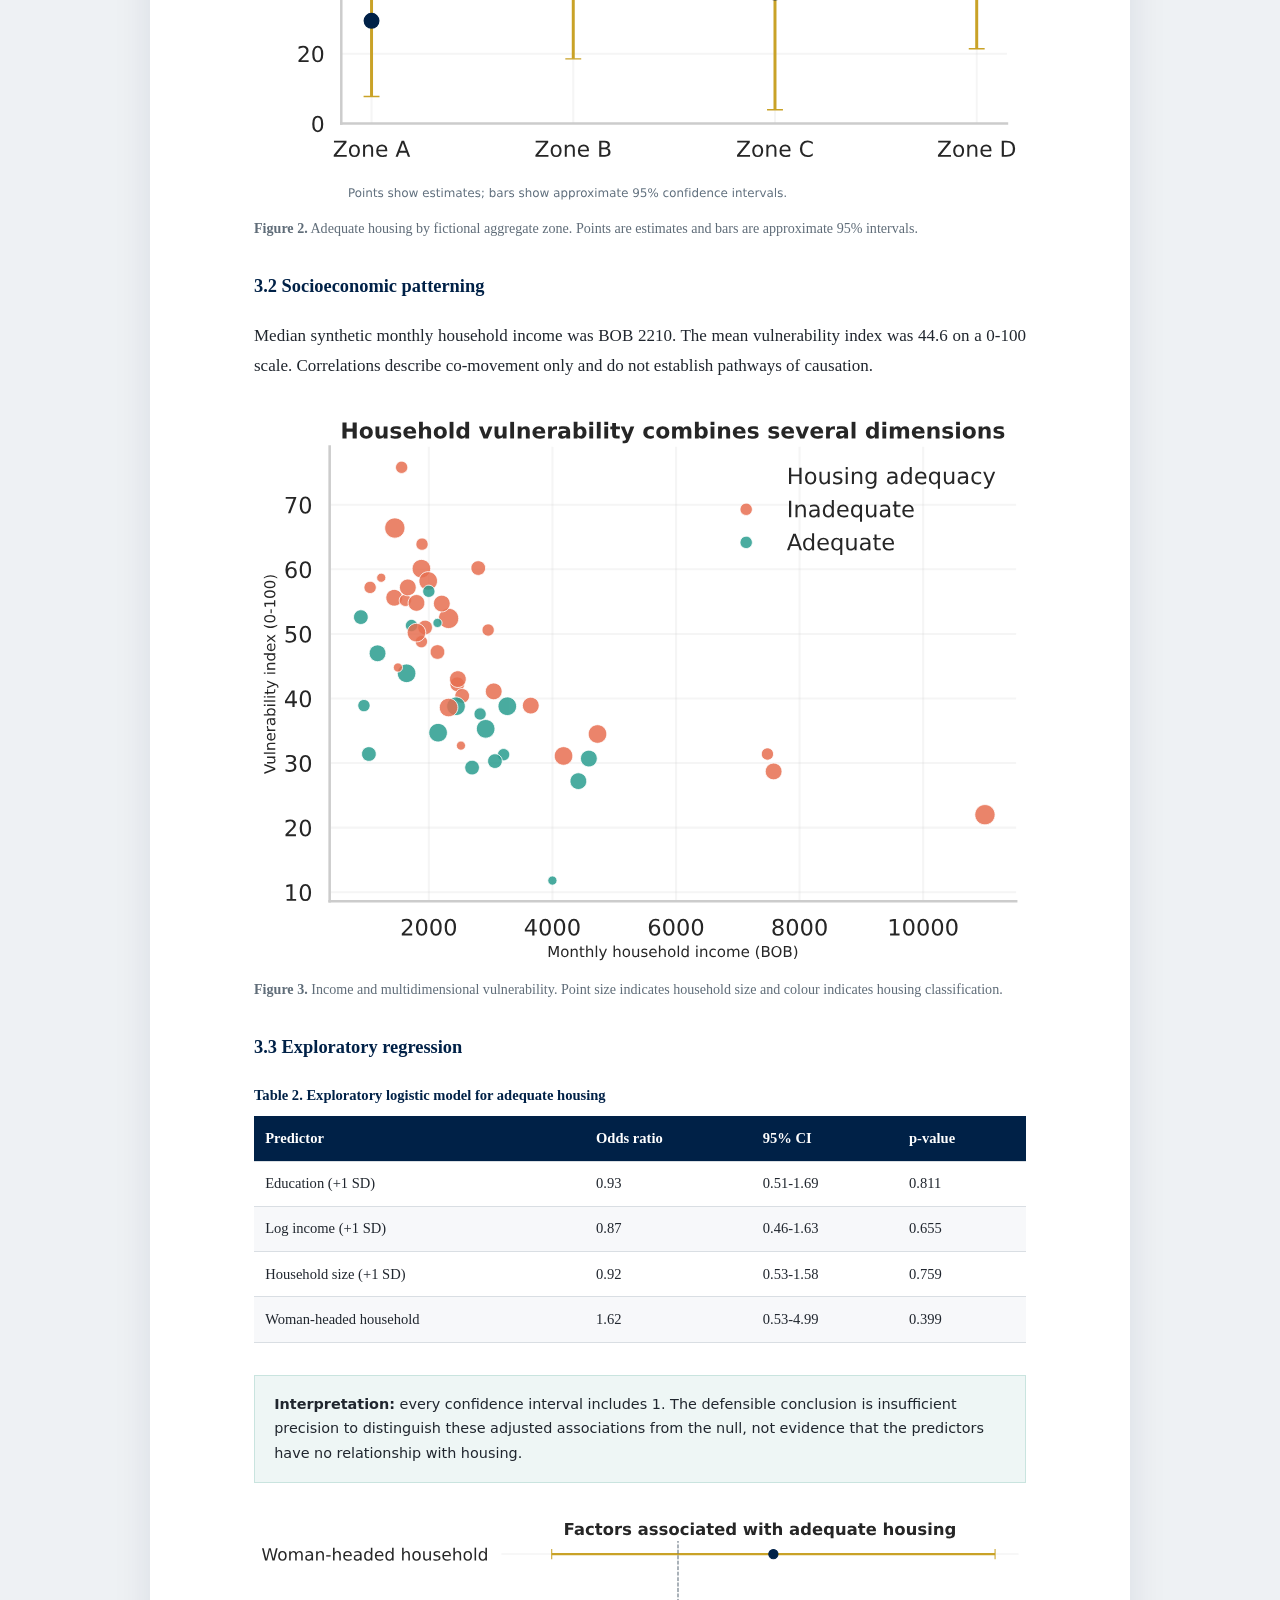
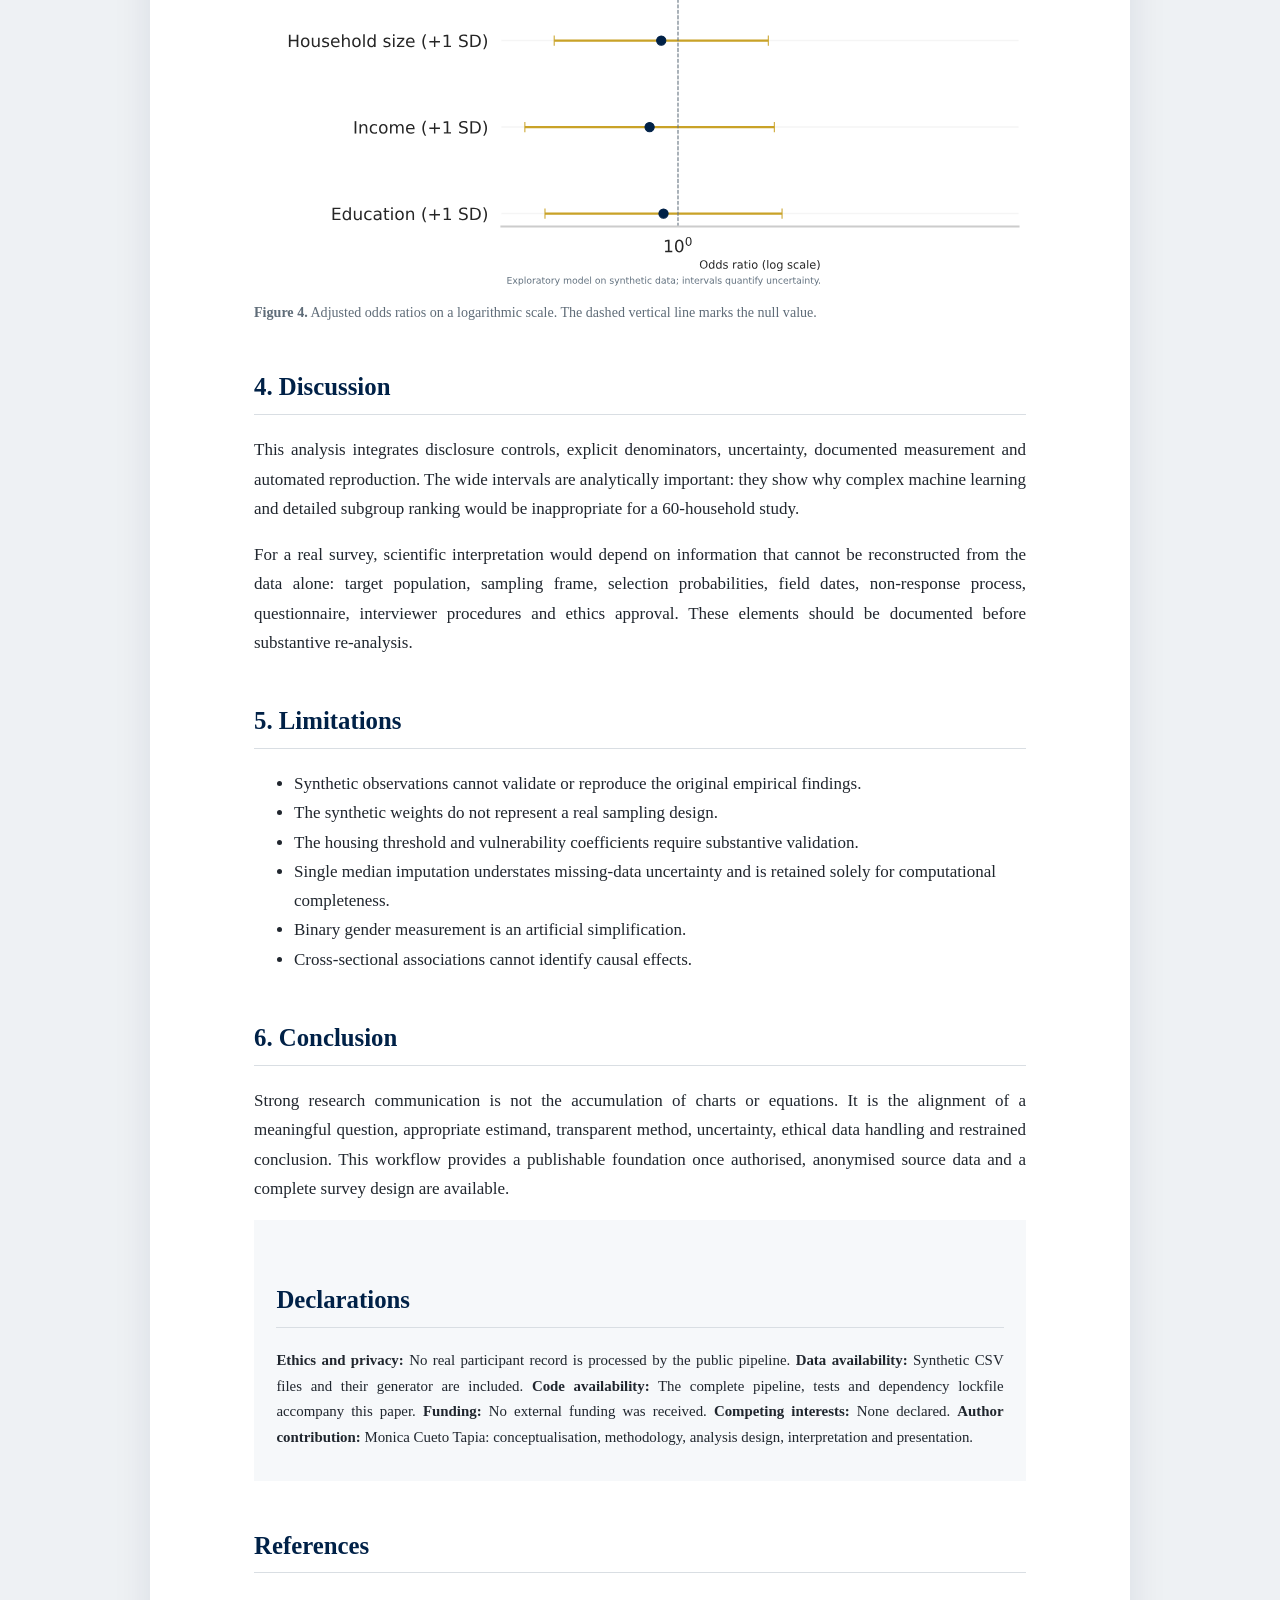
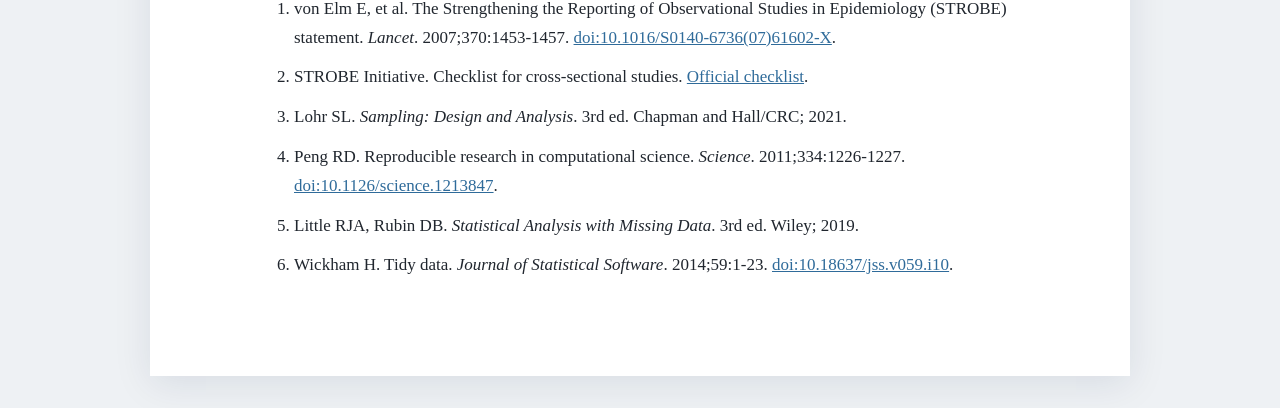
<file: docs/research-paper.html>
<!doctype html>
<html lang="en"><head><meta charset="utf-8"><meta name="viewport" content="width=device-width,initial-scale=1">
<title>Research paper | Privacy-first household survey analysis</title>
<style>
:root{--navy:#002147;--blue:#2f6b9a;--gold:#c9a227;--ink:#20262e;--muted:#5f6c78;--line:#d9dee3}
*{box-sizing:border-box} html{scroll-behavior:smooth} body{margin:0;background:#eef1f4;color:var(--ink);font:17px/1.72 Georgia,'Times New Roman',serif}
.paper{max-width:980px;margin:2rem auto;background:white;padding:5rem 6.5rem;box-shadow:0 8px 36px #00214718}
.eyebrow{font:700 .78rem/1.3 system-ui,sans-serif;letter-spacing:.12em;text-transform:uppercase;color:var(--blue)}
h1{font-size:2.65rem;line-height:1.13;color:var(--navy);margin:.7rem 0 1rem} h2{font-size:1.55rem;color:var(--navy);border-bottom:1px solid var(--line);padding-bottom:.3rem;margin-top:2.7rem}
h3{font-size:1.15rem;color:var(--navy);margin-top:1.8rem} p{text-align:justify} a{color:var(--blue)}
.authors,.meta{font-family:system-ui,sans-serif} .authors{font-size:1.05rem;font-weight:700} .meta{font-size:.88rem;color:var(--muted)}
.notice{margin:2rem 0;padding:1rem 1.2rem;border-left:5px solid var(--gold);background:#fff9e8;font-family:system-ui,sans-serif;font-size:.9rem}
.abstract{border-top:3px solid var(--navy);border-bottom:1px solid var(--line);padding:1rem 0;margin:2.2rem 0} .abstract h2{border:0;margin:.2rem 0}
.keywords{font-size:.92rem} .toc{background:#f6f8fa;padding:1rem 1.5rem;font-family:system-ui,sans-serif;font-size:.9rem;columns:2} .toc a{display:block;text-decoration:none;margin:.25rem}
table{width:100%;border-collapse:collapse;margin:1.2rem 0 2rem;font-size:.91rem} caption{text-align:left;font-weight:700;margin-bottom:.5rem;color:var(--navy)} th{background:var(--navy);color:white;text-align:left} th,td{padding:.6rem .7rem;border-bottom:1px solid var(--line)} tr:nth-child(even){background:#f7f8fa}
figure{margin:2rem 0} figure img{width:100%;height:auto} figcaption{font-size:.88rem;color:var(--muted);line-height:1.5}
.equation{text-align:center;margin:1.5rem 0;font-size:1.08rem;overflow-x:auto} .number{float:right;color:var(--muted)}
.callout{padding:1rem 1.2rem;background:#eef6f5;border:1px solid #c9e4df;font-family:system-ui,sans-serif;font-size:.9rem}
.statements{font-size:.93rem;background:#f6f8fa;padding:1rem 1.4rem} .references li{margin-bottom:.65rem}
.paper-nav{position:sticky;top:0;background:var(--navy);color:white;padding:.7rem 1rem;font:600 .88rem system-ui,sans-serif;z-index:2} .paper-nav a{color:white;margin-right:1rem;text-decoration:none}
@media(max-width:760px){.paper{margin:0;padding:2.5rem 1.3rem}h1{font-size:2rem}.toc{columns:1}}
@media print{body{background:white;font-size:11pt}.paper-nav{display:none}.paper{max-width:none;margin:0;padding:1.6cm;box-shadow:none}a{color:inherit;text-decoration:none}h2{break-after:avoid}figure,table{break-inside:avoid}@page{size:A4;margin:1.6cm}}
</style></head><body>
<nav class="paper-nav"><a href="index.html">← Dashboard</a><a href="#abstract">Abstract</a><a href="#methods">Methods</a><a href="#results">Results</a><a href="#references">References</a></nav>
<article class="paper">
<div class="eyebrow">Research article · Cross-sectional methodological study · STROBE-aligned</div>
<h1>Socioeconomic and Housing Conditions in Rural Bolivia: A Privacy-First Reproducible Survey Analysis</h1>
<div class="authors">Monica Cueto Tapia</div>
<div class="meta">Reproducible household survey analysis · Version 1.0 · 18 June 2026</div>
<aside class="notice"><strong>Research integrity statement.</strong> Every public observation is synthetic. This article evaluates a reproducible analytical protocol and must not be cited as empirical evidence about Coroico or Bolivia.</aside>

<section class="abstract" id="abstract"><h2>Abstract</h2>
<p><strong>Background:</strong> Household surveys can inform housing and social policy, but public reproducibility may conflict with respondent confidentiality. <strong>Objective:</strong> To specify and evaluate a privacy-preserving, reproducible protocol for analysing housing adequacy and socioeconomic vulnerability. <strong>Methods:</strong> A cross-sectional synthetic population comprised 60 households and 271 members. Referential integrity and disclosure constraints were validated before analysis. Missingness was quantified, weighted descriptive estimands were accompanied by 2,000-resample bootstrap intervals, and conditional associations were estimated using parsimonious logistic regression. <strong>Results:</strong> Weighted adequate housing was 37.9% (95% bootstrap interval 26.7%-51.7%). Synthetic median monthly income was BOB 2210, with 15.0% missing. All exploratory regression intervals crossed the null value, indicating substantial statistical imprecision. <strong>Conclusions:</strong> A privacy-preserving analytical protocol can support computational reproducibility without releasing identifiable microdata. Valid empirical inference would additionally require authorised observations, a documented sampling design and validated measurement instruments.</p>
<p class="keywords"><strong>Keywords:</strong> household survey; housing adequacy; reproducible research; synthetic data; missing data; logistic regression; research ethics</p></section>

<nav class="toc"><strong>Contents</strong><a href="#introduction">1. Introduction</a><a href="#methods">2. Methods</a><a href="#results">3. Results</a><a href="#discussion">4. Discussion</a><a href="#limitations">5. Limitations</a><a href="#conclusion">6. Conclusion</a><a href="#statements">Declarations</a><a href="#references">References</a></nav>

<section id="introduction"><h2>1. Introduction</h2>
<p>Housing is multidimensional: construction materials, basic services, crowding and household resources jointly shape wellbeing. Survey analysis often compresses these dimensions into percentages without reporting denominators, uncertainty, missingness or the assumptions behind composite measures. These omissions weaken both scientific interpretation and operational decision-making.</p>
<p>A second challenge is disclosure. Household microdata may combine names, ages, occupations, income, health information and property characteristics. Removing a name column is insufficient when rare combinations can re-identify respondents. This project therefore treats privacy architecture as part of statistical quality rather than as an administrative appendix.</p>
<h3>1.1 Research questions</h3><ol><li>How can adequate housing be operationalised transparently from multiple components?</li><li>Which socioeconomic characteristics are conditionally associated with adequate housing in a small synthetic cross-sectional sample?</li><li>How should missingness and sampling uncertainty be quantified and communicated?</li><li>How can survey analysis remain computationally reproducible without exposing confidential source records?</li></ol></section>

<section id="methods"><h2>2. Methods</h2>
<h3>2.1 Study design and reporting framework</h3><p>This simulation-based methodological study follows the Introduction-Methods-Results-Discussion structure and is mapped to the STROBE checklist for cross-sectional studies [1,2]. It is not a registered observational study and does not estimate population parameters for a real geographic area.</p>
<h3>2.2 Data generation and units of analysis</h3><p>A fixed pseudorandom seed generated 60 households and 271 nested members. Aggregate zones are fictional. No value was copied, perturbed or sampled from a real respondent. Household and person denominators are kept separate throughout.</p>
<h3>2.3 Privacy and quality controls</h3><p>Automated tests reject direct-identifier columns, duplicate identifiers, orphaned member records, invalid binary outcomes and impossible ages. Public file rules exclude SPSS, legacy Word and private raw-data directories from version control.</p>
<h3>2.4 Estimands and uncertainty</h3><p>For survey weights <em>w</em><sub>i</sub> and outcome <em>y</em><sub>i</sub>, the weighted mean is:</p>
<div class="equation">ȳ<sub>w</sub> = Σ<sub>i</sub> w<sub>i</sub>y<sub>i</sub> / Σ<sub>i</sub>w<sub>i</sub> <span class="number">(1)</span></div>
<p>The 95% interval uses the 2.5th and 97.5th percentiles of 2,000 household bootstrap estimates:</p>
<div class="equation">CI<sub>.95</sub>(θ̂) = [ Q<sub>.025</sub>(θ̂*), Q<sub>.975</sub>(θ̂*) ] <span class="number">(2)</span></div>
<h3>2.5 Housing and vulnerability measures</h3><p>The housing score is the unweighted share of six documented components: electricity, improved water, improved sanitation, quality walls, quality floor and absence of severe crowding. Adequate housing requires a score of at least two thirds. The vulnerability index combines housing, head education and capped income:</p>
<div class="equation">V<sub>i</sub> = 100[1 − (0.42H<sub>i</sub> + 0.28E<sub>i</sub>/16 + 0.30 min(Y<sub>i</sub>/6000,1))] + ε<sub>i</sub> <span class="number">(3)</span></div>
<h3>2.6 Exploratory model</h3><p>A logistic generalised linear model estimates conditional associations with adequate housing:</p>
<div class="equation">log[p<sub>i</sub>/(1−p<sub>i</sub>)] = β<sub>0</sub> + β<sub>1</sub>E<sub>i</sub> + β<sub>2</sub>log(Y<sub>i</sub>+1) + β<sub>3</sub>S<sub>i</sub> + β<sub>4</sub>G<sub>i</sub> <span class="number">(4)</span></div>
<p>Education, log income and household size are standardised. Missing education and income are median-imputed for computational completeness; empirical analysis should use design-aware multiple imputation and sensitivity analysis [5]. No coefficient is interpreted causally.</p></section>

<section id="results"><h2>3. Results</h2>
<table><caption>Table 1. Synthetic sample characteristics</caption><thead><tr><th>Characteristic</th><th>Estimate</th></tr></thead><tbody><tr><td>Households, n</td><td>60</td></tr><tr><td>Household members, n</td><td>271</td></tr><tr><td>Household size, median (IQR)</td><td>5.0 (3.0-6.0)</td></tr><tr><td>Age of household head, mean (SD)</td><td>47.0 (11.1)</td></tr><tr><td>Woman-headed households, %</td><td>36.7</td></tr><tr><td>Education of head, median years (IQR)</td><td>7.0 (5.0-9.0)</td></tr><tr><td>Monthly income, median BOB (IQR)</td><td>2210 (1690-3005)</td></tr><tr><td>Income missing, %</td><td>15.0</td></tr><tr><td>Adequate housing, weighted % (95% CI)</td><td>37.9 (26.7-51.7)</td></tr><tr><td>Vulnerability index, mean (SD)</td><td>44.6 (12.0)</td></tr></tbody></table>
<figure><img src="figures/02_missingness.svg" alt="Missing data audit"><figcaption><strong>Figure 1.</strong> Missingness by variable. Income has the largest deliberately introduced missing proportion. Missingness is displayed before outcome modelling.</figcaption></figure>
<h3>3.1 Housing adequacy and services</h3><p>The weighted adequate-housing estimate was 37.9% (95% bootstrap interval 26.7%-51.7%). Wide zone-specific intervals reflect the small number of households and discourage unstable rankings.</p>
<figure><img src="figures/04_housing_by_zone.svg" alt="Housing adequacy by synthetic zone"><figcaption><strong>Figure 2.</strong> Adequate housing by fictional aggregate zone. Points are estimates and bars are approximate 95% intervals.</figcaption></figure>
<h3>3.2 Socioeconomic patterning</h3><p>Median synthetic monthly household income was BOB 2210. The mean vulnerability index was 44.6 on a 0-100 scale. Correlations describe co-movement only and do not establish pathways of causation.</p>
<figure><img src="figures/07_vulnerability_income.svg" alt="Income and vulnerability"><figcaption><strong>Figure 3.</strong> Income and multidimensional vulnerability. Point size indicates household size and colour indicates housing classification.</figcaption></figure>
<h3>3.3 Exploratory regression</h3>
<table><caption>Table 2. Exploratory logistic model for adequate housing</caption><thead><tr><th>Predictor</th><th>Odds ratio</th><th>95% CI</th><th>p-value</th></tr></thead><tbody><tr><td>Education (+1 SD)</td><td>0.93</td><td>0.51-1.69</td><td>0.811</td></tr><tr><td>Log income (+1 SD)</td><td>0.87</td><td>0.46-1.63</td><td>0.655</td></tr><tr><td>Household size (+1 SD)</td><td>0.92</td><td>0.53-1.58</td><td>0.759</td></tr><tr><td>Woman-headed household</td><td>1.62</td><td>0.53-4.99</td><td>0.399</td></tr></tbody></table>
<div class="callout"><strong>Interpretation:</strong> every confidence interval includes 1. The defensible conclusion is insufficient precision to distinguish these adjusted associations from the null, not evidence that the predictors have no relationship with housing.</div>
<figure><img src="figures/09_model_coefficients.svg" alt="Regression odds ratios"><figcaption><strong>Figure 4.</strong> Adjusted odds ratios on a logarithmic scale. The dashed vertical line marks the null value.</figcaption></figure></section>

<section id="discussion"><h2>4. Discussion</h2><p>This analysis integrates disclosure controls, explicit denominators, uncertainty, documented measurement and automated reproduction. The wide intervals are analytically important: they show why complex machine learning and detailed subgroup ranking would be inappropriate for a 60-household study.</p><p>For a real survey, scientific interpretation would depend on information that cannot be reconstructed from the data alone: target population, sampling frame, selection probabilities, field dates, non-response process, questionnaire, interviewer procedures and ethics approval. These elements should be documented before substantive re-analysis.</p></section>
<section id="limitations"><h2>5. Limitations</h2><ul><li>Synthetic observations cannot validate or reproduce the original empirical findings.</li><li>The synthetic weights do not represent a real sampling design.</li><li>The housing threshold and vulnerability coefficients require substantive validation.</li><li>Single median imputation understates missing-data uncertainty and is retained solely for computational completeness.</li><li>Binary gender measurement is an artificial simplification.</li><li>Cross-sectional associations cannot identify causal effects.</li></ul></section>
<section id="conclusion"><h2>6. Conclusion</h2><p>Strong research communication is not the accumulation of charts or equations. It is the alignment of a meaningful question, appropriate estimand, transparent method, uncertainty, ethical data handling and restrained conclusion. This workflow provides a publishable foundation once authorised, anonymised source data and a complete survey design are available.</p></section>
<section class="statements" id="statements"><h2>Declarations</h2><p><strong>Ethics and privacy:</strong> No real participant record is processed by the public pipeline. <strong>Data availability:</strong> Synthetic CSV files and their generator are included. <strong>Code availability:</strong> The complete pipeline, tests and dependency lockfile accompany this paper. <strong>Funding:</strong> No external funding was received. <strong>Competing interests:</strong> None declared. <strong>Author contribution:</strong> Monica Cueto Tapia: conceptualisation, methodology, analysis design, interpretation and presentation.</p></section>
<section class="references" id="references"><h2>References</h2><ol>
<li>von Elm E, et al. The Strengthening the Reporting of Observational Studies in Epidemiology (STROBE) statement. <em>Lancet</em>. 2007;370:1453-1457. <a href="https://doi.org/10.1016/S0140-6736(07)61602-X">doi:10.1016/S0140-6736(07)61602-X</a>.</li>
<li>STROBE Initiative. Checklist for cross-sectional studies. <a href="https://www.strobe-statement.org/checklists/">Official checklist</a>.</li>
<li>Lohr SL. <em>Sampling: Design and Analysis</em>. 3rd ed. Chapman and Hall/CRC; 2021.</li>
<li>Peng RD. Reproducible research in computational science. <em>Science</em>. 2011;334:1226-1227. <a href="https://doi.org/10.1126/science.1213847">doi:10.1126/science.1213847</a>.</li>
<li>Little RJA, Rubin DB. <em>Statistical Analysis with Missing Data</em>. 3rd ed. Wiley; 2019.</li>
<li>Wickham H. Tidy data. <em>Journal of Statistical Software</em>. 2014;59:1-23. <a href="https://doi.org/10.18637/jss.v059.i10">doi:10.18637/jss.v059.i10</a>.</li>
</ol></section>
</article></body></html>
</file>
<file: docs/assets/css/site.css>
:root {
  --ink: #1F2933;
  --warm-background: #F7F5F0;
  --accent-red: #B23A48;
  --research-blue: #2F5F8F;
  --technology-teal: #1F7A8C;
  --warm-orange: #E58F2A;
  --muted-green: #5E7D68;
  --light-gray: #D9DDE3;
  --paper: #FFFFFF;
  --muted-text: #5C6672;
  --line: rgba(31, 41, 51, 0.16);
  --shadow: 0 18px 44px rgba(31, 41, 51, 0.11);
  --radius: 8px;
  --max-width: 1180px;
}

* {
  box-sizing: border-box;
}

html {
  scroll-behavior: smooth;
}

body {
  margin: 0;
  color: var(--ink);
  background: var(--warm-background);
  font-family: "Segoe UI", Arial, sans-serif;
  line-height: 1.6;
}

body.menu-open {
  overflow: hidden;
}

a {
  color: var(--research-blue);
}

a:focus-visible,
button:focus-visible,
input:focus-visible,
select:focus-visible {
  outline: 3px solid rgba(229, 143, 42, 0.72);
  outline-offset: 3px;
}

img {
  max-width: 100%;
  display: block;
}

.container {
  width: min(var(--max-width), calc(100% - 40px));
  margin: 0 auto;
}

.narrow {
  width: min(860px, calc(100% - 40px));
}

.site-header {
  position: sticky;
  top: 0;
  z-index: 40;
  border-bottom: 1px solid var(--line);
  background: rgba(247, 245, 240, 0.94);
  backdrop-filter: blur(14px);
}

.nav-wrap {
  width: min(var(--max-width), calc(100% - 32px));
  min-height: 72px;
  margin: 0 auto;
  display: flex;
  align-items: center;
  justify-content: space-between;
  gap: 24px;
}

.brand {
  display: grid;
  gap: 2px;
  color: var(--ink);
  text-decoration: none;
}

.brand strong {
  font-size: 1rem;
}

.brand span {
  color: var(--muted-text);
  font-size: 0.78rem;
  font-weight: 700;
  text-transform: uppercase;
}

.main-nav {
  display: flex;
  align-items: center;
  gap: 4px;
}

.main-nav a {
  min-height: 40px;
  display: inline-flex;
  align-items: center;
  border-radius: 6px;
  padding: 8px 11px;
  color: var(--muted-text);
  font-size: 0.92rem;
  font-weight: 700;
  text-decoration: none;
}

.main-nav a:hover,
.main-nav a[aria-current="page"] {
  background: rgba(47, 95, 143, 0.1);
  color: var(--research-blue);
}

.nav-toggle {
  display: none;
  width: 42px;
  height: 42px;
  border: 1px solid var(--line);
  border-radius: 6px;
  background: var(--paper);
  cursor: pointer;
}

.nav-toggle span {
  display: block;
  width: 20px;
  height: 2px;
  margin: 5px auto;
  background: var(--ink);
}

.hero {
  position: relative;
  overflow: hidden;
  border-bottom: 1px solid var(--line);
  background:
    linear-gradient(90deg, rgba(247, 245, 240, 0.96), rgba(247, 245, 240, 0.78)),
    url("../images/profile-banner.svg") center right / cover no-repeat;
}

.hero-inner {
  min-height: min(720px, calc(100vh - 72px));
  display: grid;
  grid-template-columns: minmax(0, 1.05fr) minmax(300px, 0.65fr);
  gap: 48px;
  align-items: center;
  padding: 76px 0 86px;
}

.hero-copy {
  max-width: 840px;
}

.eyebrow {
  margin: 0 0 10px;
  color: var(--accent-red);
  font-size: 0.78rem;
  font-weight: 900;
  letter-spacing: 0;
  text-transform: uppercase;
}

h1,
h2,
h3 {
  margin: 0;
  line-height: 1.16;
}

h1 {
  max-width: 760px;
  color: var(--ink);
  font-size: clamp(2.6rem, 5.6vw, 5.4rem);
}

h2 {
  color: var(--research-blue);
  font-size: clamp(1.8rem, 3vw, 2.65rem);
}

h3 {
  color: var(--ink);
  font-size: 1.18rem;
}

.subtitle {
  margin: 16px 0 0;
  color: var(--research-blue);
  font-size: clamp(1.1rem, 2vw, 1.45rem);
  font-weight: 800;
}

.lead {
  margin: 22px 0 0;
  color: var(--muted-text);
  font-size: 1.08rem;
}

.hero-panel {
  display: grid;
  gap: 14px;
  align-self: stretch;
  align-content: center;
}

.signal {
  border-left: 4px solid var(--warm-orange);
  background: rgba(255, 255, 255, 0.76);
  padding: 16px 18px;
}

.signal strong {
  display: block;
  color: var(--ink);
  font-size: 1.05rem;
}

.signal span {
  color: var(--muted-text);
  font-size: 0.94rem;
}

.actions {
  display: flex;
  flex-wrap: wrap;
  gap: 10px;
  margin-top: 30px;
}

.button {
  min-height: 42px;
  display: inline-flex;
  align-items: center;
  justify-content: center;
  border: 1px solid transparent;
  border-radius: 6px;
  padding: 10px 16px;
  font-weight: 850;
  text-decoration: none;
  transition: transform 160ms ease, background 160ms ease, border-color 160ms ease;
}

.button:hover {
  transform: translateY(-1px);
}

.button.primary {
  background: var(--accent-red);
  color: var(--paper);
}

.button.secondary {
  border-color: rgba(47, 95, 143, 0.35);
  background: rgba(255, 255, 255, 0.72);
  color: var(--research-blue);
}

.button.tertiary {
  border-color: rgba(31, 122, 140, 0.38);
  color: var(--technology-teal);
}

.button.small {
  min-height: 38px;
  padding: 8px 12px;
  font-size: 0.88rem;
}

.section {
  padding: 76px 0;
}

.section.white {
  background: var(--paper);
}

.section-heading {
  display: flex;
  align-items: end;
  justify-content: space-between;
  gap: 24px;
  margin-bottom: 28px;
}

.section-heading p,
.section .intro {
  max-width: 780px;
  color: var(--muted-text);
}

.grid {
  display: grid;
  gap: 18px;
}

.two {
  grid-template-columns: repeat(2, minmax(0, 1fr));
}

.three {
  grid-template-columns: repeat(3, minmax(0, 1fr));
}

.four {
  grid-template-columns: repeat(4, minmax(0, 1fr));
}

.surface {
  border: 1px solid var(--line);
  border-radius: var(--radius);
  background: var(--paper);
  padding: 22px;
}

.surface.accent {
  border-top: 4px solid var(--accent-red);
}

.surface.blue {
  border-top: 4px solid var(--research-blue);
}

.surface.teal {
  border-top: 4px solid var(--technology-teal);
}

.surface.green {
  border-top: 4px solid var(--muted-green);
}

.surface.orange {
  border-top: 4px solid var(--warm-orange);
}

.surface p,
.surface li,
.timeline p,
.publication p,
.project-card p {
  color: var(--muted-text);
}

.metric-grid {
  display: grid;
  grid-template-columns: repeat(4, minmax(0, 1fr));
  gap: 12px;
}

.metric {
  border: 1px solid var(--line);
  border-radius: var(--radius);
  background: var(--paper);
  padding: 18px;
}

.metric strong {
  display: block;
  color: var(--research-blue);
  font-size: 1.65rem;
}

.metric span {
  color: var(--muted-text);
  font-size: 0.9rem;
  font-weight: 700;
}

.lab-card {
  display: grid;
  gap: 12px;
  border: 1px solid var(--line);
  border-radius: var(--radius);
  background: var(--paper);
  padding: 22px;
}

.lab-card .lab-code {
  width: 46px;
  height: 46px;
  display: grid;
  place-items: center;
  border-radius: 6px;
  background: rgba(31, 122, 140, 0.12);
  color: var(--technology-teal);
  font-weight: 900;
}

.project-card {
  display: flex;
  min-height: 100%;
  flex-direction: column;
  overflow: hidden;
  border: 1px solid var(--line);
  border-radius: var(--radius);
  background: var(--paper);
}

.project-card:hover {
  box-shadow: var(--shadow);
}

.project-media {
  aspect-ratio: 16 / 9;
  overflow: hidden;
  border-bottom: 1px solid var(--line);
  background: #EDF0F3;
}

.project-media img {
  width: 100%;
  height: 100%;
  object-fit: cover;
}

.project-body {
  display: flex;
  flex: 1;
  flex-direction: column;
  gap: 14px;
  padding: 20px;
}

.project-meta,
.status-note {
  color: var(--muted-text);
  font-size: 0.84rem;
  font-weight: 750;
}

.tags {
  display: flex;
  flex-wrap: wrap;
  gap: 7px;
}

.tags span {
  border-radius: 999px;
  background: rgba(47, 95, 143, 0.09);
  padding: 5px 9px;
  color: var(--research-blue);
  font-size: 0.78rem;
  font-weight: 800;
}

.card-actions {
  display: flex;
  flex-wrap: wrap;
  gap: 8px;
  margin-top: auto;
}

.filters {
  display: grid;
  grid-template-columns: minmax(220px, 1.2fr) repeat(4, minmax(150px, 1fr));
  gap: 10px;
  margin: 22px 0 28px;
}

.filters input,
.filters select {
  min-height: 42px;
  width: 100%;
  border: 1px solid var(--line);
  border-radius: 6px;
  background: var(--paper);
  padding: 8px 10px;
  color: var(--ink);
  font: inherit;
}

.empty-state {
  border: 1px dashed var(--line);
  border-radius: var(--radius);
  padding: 18px;
  color: var(--muted-text);
  text-align: center;
}

.timeline {
  display: grid;
  gap: 16px;
}

.timeline article {
  border-left: 4px solid var(--light-gray);
  background: var(--paper);
  padding: 16px 18px;
}

.timeline article:nth-child(3n + 1) {
  border-color: var(--accent-red);
}

.timeline article:nth-child(3n + 2) {
  border-color: var(--technology-teal);
}

.timeline article:nth-child(3n + 3) {
  border-color: var(--warm-orange);
}

.publication-list {
  display: grid;
  gap: 14px;
}

.publication {
  border: 1px solid var(--line);
  border-radius: var(--radius);
  background: var(--paper);
  padding: 18px;
}

.publication h3 {
  font-size: 1.05rem;
}

.list-clean {
  margin: 12px 0 0;
  padding-left: 18px;
}

.list-clean li {
  margin-bottom: 7px;
}

.cv-section {
  display: grid;
  gap: 18px;
}

.cv-row {
  display: grid;
  grid-template-columns: minmax(160px, 0.28fr) minmax(0, 1fr);
  gap: 18px;
  border-top: 1px solid var(--line);
  padding-top: 18px;
}

.contact-list {
  display: flex;
  flex-wrap: wrap;
  gap: 10px;
  margin-top: 16px;
}

.contact-list a {
  border: 1px solid var(--line);
  border-radius: 999px;
  background: var(--paper);
  padding: 8px 12px;
  font-weight: 800;
  text-decoration: none;
}

.site-footer {
  border-top: 1px solid var(--line);
  background: var(--ink);
  color: var(--paper);
}

.footer-inner {
  min-height: 86px;
  display: flex;
  align-items: center;
  justify-content: space-between;
  gap: 20px;
}

.footer-inner a {
  color: var(--paper);
  font-weight: 800;
  text-decoration: none;
}

.skip-link {
  position: absolute;
  left: 16px;
  top: -80px;
  z-index: 100;
  background: var(--ink);
  color: var(--paper);
  padding: 10px 14px;
}

.skip-link:focus {
  top: 14px;
}

@media (max-width: 1040px) {
  .hero-inner,
  .two,
  .three,
  .four,
  .metric-grid {
    grid-template-columns: repeat(2, minmax(0, 1fr));
  }

  .filters {
    grid-template-columns: repeat(2, minmax(0, 1fr));
  }
}

@media (max-width: 760px) {
  .nav-toggle {
    display: block;
  }

  .main-nav {
    position: fixed;
    top: 72px;
    left: 0;
    right: 0;
    display: none;
    flex-direction: column;
    align-items: stretch;
    border-bottom: 1px solid var(--line);
    background: var(--warm-background);
    padding: 12px 20px 18px;
  }

  .main-nav.open {
    display: flex;
  }

  .main-nav a {
    min-height: 44px;
  }

  .hero-inner,
  .two,
  .three,
  .four,
  .metric-grid,
  .filters,
  .cv-row {
    grid-template-columns: 1fr;
  }

  .section {
    padding: 56px 0;
  }

  .hero-inner {
    min-height: auto;
    padding: 60px 0 68px;
  }

  .section-heading {
    display: block;
  }

  .footer-inner {
    flex-direction: column;
    align-items: flex-start;
    justify-content: center;
    padding: 20px 0;
  }
}
</file>
